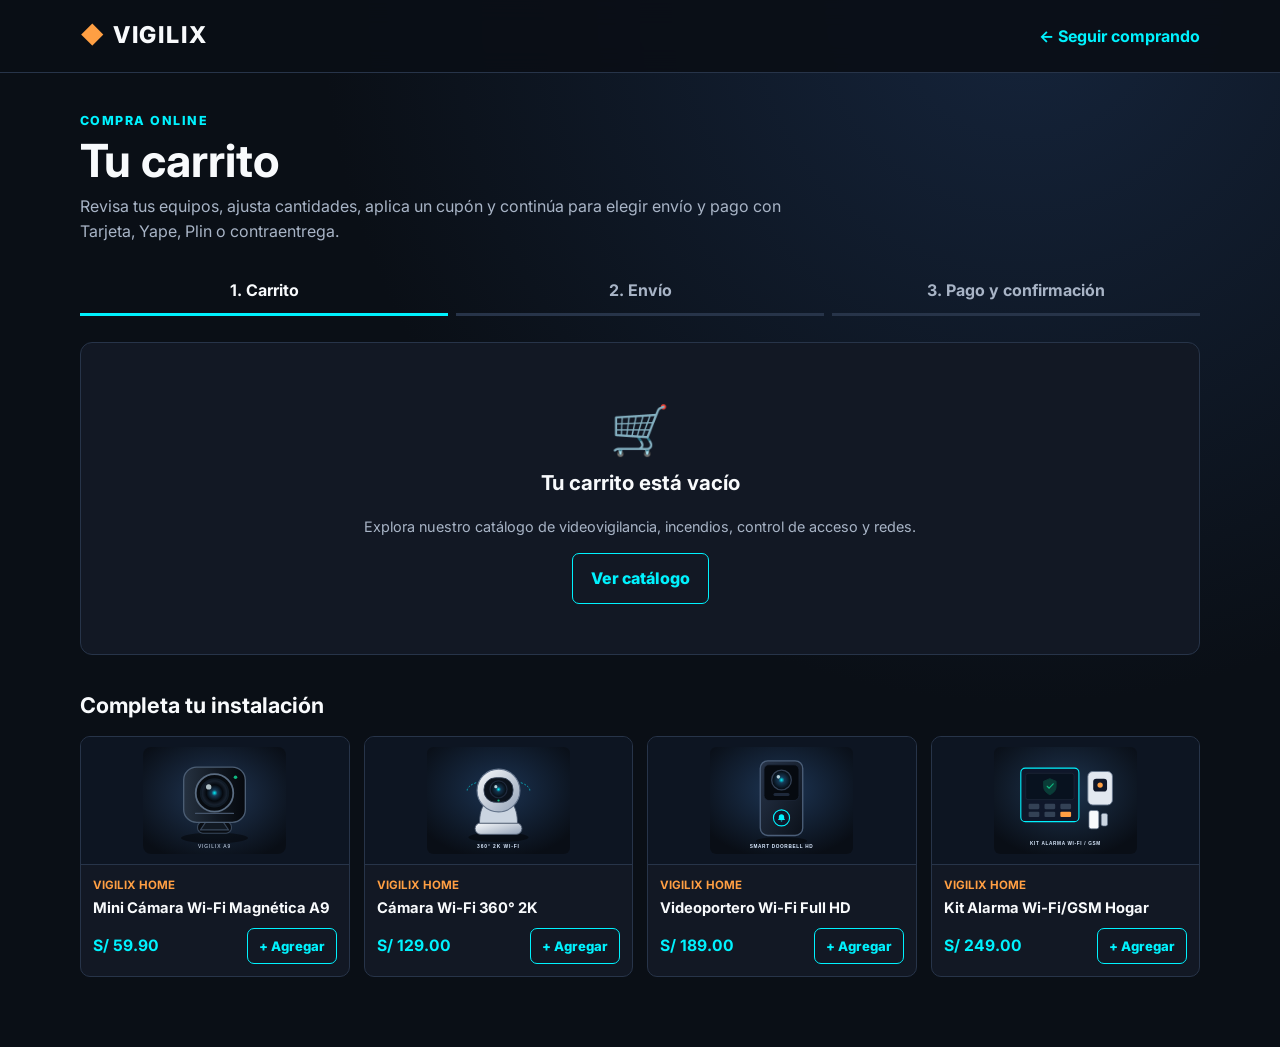
<file: carrito.html>
<!DOCTYPE html>
<html lang="es">

<head>
    <script>(function(w,d,s,l,i){w[l]=w[l]||[];w[l].push({'gtm.start':new Date().getTime(),event:'gtm.js'});var f=d.getElementsByTagName(s)[0],j=d.createElement(s),dl=l!='dataLayer'?'&l='+l:'';j.async=true;j.src='https://www.googletagmanager.com/gtm.js?id='+i+dl;f.parentNode.insertBefore(j,f);})(window,document,'script','dataLayer','GTM-WQHF4V39');</script>
    <meta charset="UTF-8">
    <meta name="viewport" content="width=device-width, initial-scale=1.0">
    <link rel="icon" type="image/svg+xml" href="assets/favicon.svg">
    <meta name="description" content="Revisa tu carrito de compra Vigilix, aplica cupones y continúa al envío y pago.">
    <title>Carrito | Vigilix</title>
    <link rel="preconnect" href="https://fonts.googleapis.com">
    <link rel="preconnect" href="https://fonts.gstatic.com" crossorigin>
    <link href="https://fonts.googleapis.com/css2?family=Inter:wght@400;600;700;800&display=swap" rel="stylesheet">
    <link rel="stylesheet" href="checkout/checkout.css?v=20261124-10">
</head>

<body>
    <noscript><iframe src="https://www.googletagmanager.com/ns.html?id=GTM-WQHF4V39" height="0" width="0" style="display:none;visibility:hidden"></iframe></noscript>
    <header class="site-header">
        <div class="header-inner">
            <a class="brand" href="index.html"><span>◆</span> VIGILIX</a>
            <a class="back-link" href="index.html#equipos">← Seguir comprando</a>
        </div>
    </header>

    <main class="checkout-shell">
        <div class="eyebrow">Compra online</div>
        <h1>Tu carrito</h1>
        <p class="lead">Revisa tus equipos, ajusta cantidades, aplica un cupón y continúa para elegir envío y pago con Tarjeta, Yape, Plin o contraentrega.</p>

        <ol class="steps" aria-label="Progreso de compra">
            <li class="active">1. Carrito</li>
            <li>2. Envío</li>
            <li>3. Pago y confirmación</li>
        </ol>

        <div id="cart-feedback" class="cart-feedback hidden" role="status"></div>

        <div id="cart-empty" class="panel empty hidden">
            <div class="icon">🛒</div>
            <h2>Tu carrito está vacío</h2>
            <p class="muted">Explora nuestro catálogo de videovigilancia, incendios, control de acceso y redes.</p>
            <a class="button button-secondary" href="index.html#equipos">Ver catálogo</a>
        </div>

        <div id="cart-layout" class="hidden">
            <div id="free-shipping-bar" class="free-shipping-bar"></div>

            <div class="layout">
                <section class="panel" aria-labelledby="cart-title">
                    <div class="panel-header-row">
                        <h2 id="cart-title">Productos</h2>
                        <span id="cart-items-count" class="count-pill">0 unidades</span>
                    </div>
                    <div id="cart-items"></div>
                    <div class="cart-actions-bar">
                        <button type="button" id="quote-cart-btn" class="button button-secondary button-sm">
                            Cotizar este carrito B2B
                        </button>
                        <button type="button" id="clear-cart-btn" class="button button-danger">
                            Vaciar carrito
                        </button>
                    </div>
                </section>

                <aside class="panel" aria-labelledby="summary-title">
                    <h2 id="summary-title">Resumen</h2>

                    <form id="coupon-form" class="coupon-box">
                        <label for="coupon-input">¿Tienes un cupón? (Ej. VIGILIX10)</label>
                        <div class="coupon-row">
                            <input id="coupon-input" type="text" placeholder="Ingresa tu código" autocomplete="off">
                            <button type="submit" class="button button-secondary">Aplicar</button>
                        </div>
                        <p id="coupon-message" class="coupon-msg"></p>
                        <div id="coupon-applied" class="coupon-applied hidden"></div>
                    </form>

                    <div class="summary-line"><span>Subtotal</span><strong id="subtotal"></strong></div>
                    <div id="discount-row" class="summary-line hidden">
                        <span>Descuento</span>
                        <strong id="discount-amount" style="color:var(--green)"></strong>
                    </div>
                    <div class="summary-line"><span>Envío estimado</span><span id="shipping-preview">Se calcula en el siguiente paso</span></div>
                    <div class="summary-line summary-total"><span>Total parcial</span><strong id="total"></strong></div>

                    <div class="accepted-methods" aria-label="Métodos de pago disponibles">
                        <span class="method-tag">VISA / MC</span>
                        <span class="method-tag yape">Yape</span>
                        <span class="method-tag plin">Plin</span>
                        <span class="method-tag">Contraentrega</span>
                    </div>

                    <a class="button button-primary" id="continue-button" href="checkout/envio.html">Continuar al envío →</a>
                </aside>
            </div>
        </div>

        <section id="cart-recommendations" class="recommendations-section hidden">
            <h2>Completa tu instalación</h2>
            <div id="recommended-grid" class="rec-grid"></div>
        </section>
    </main>

    <script src="js/productos.js?v=20261124-10"></script>
    <script src="js/commerce.js?v=20261124-10"></script>
    <script src="js/carrito.js?v=20261124-10"></script>
</body>

</html>
</file>
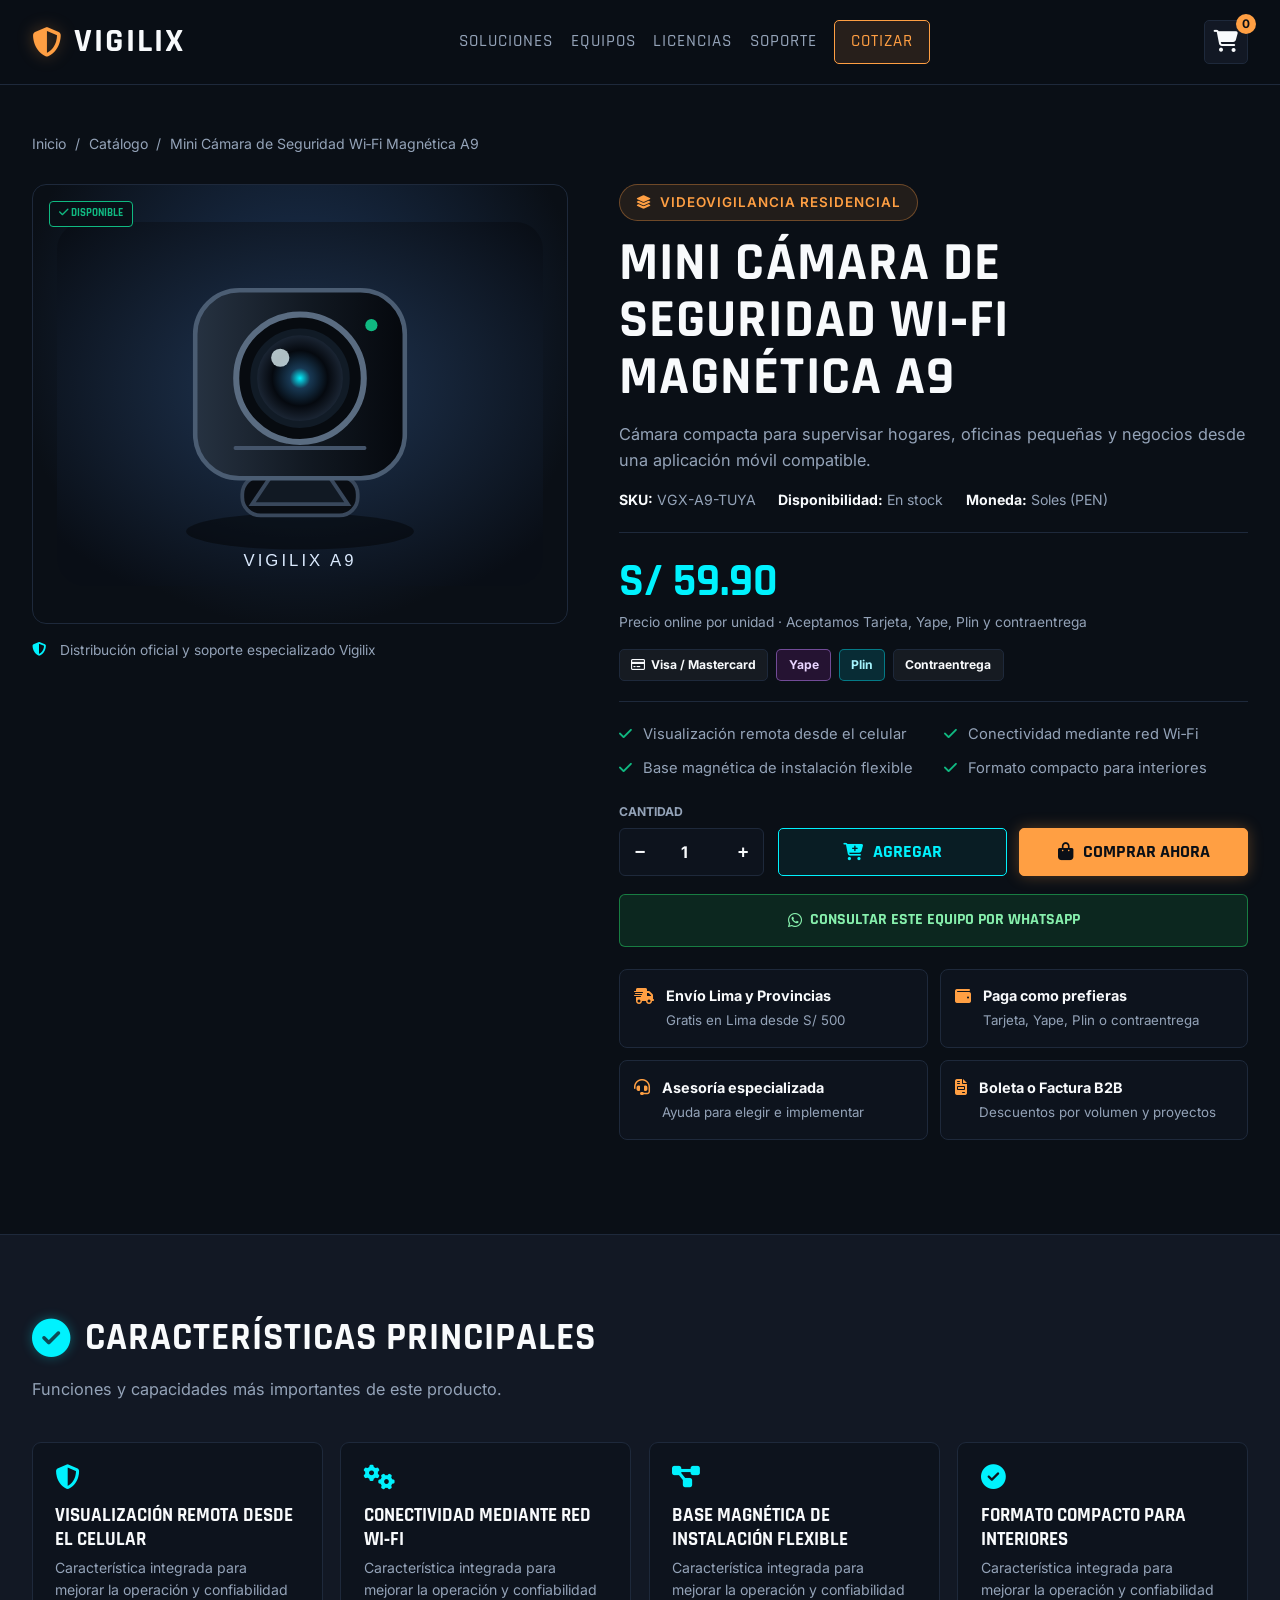
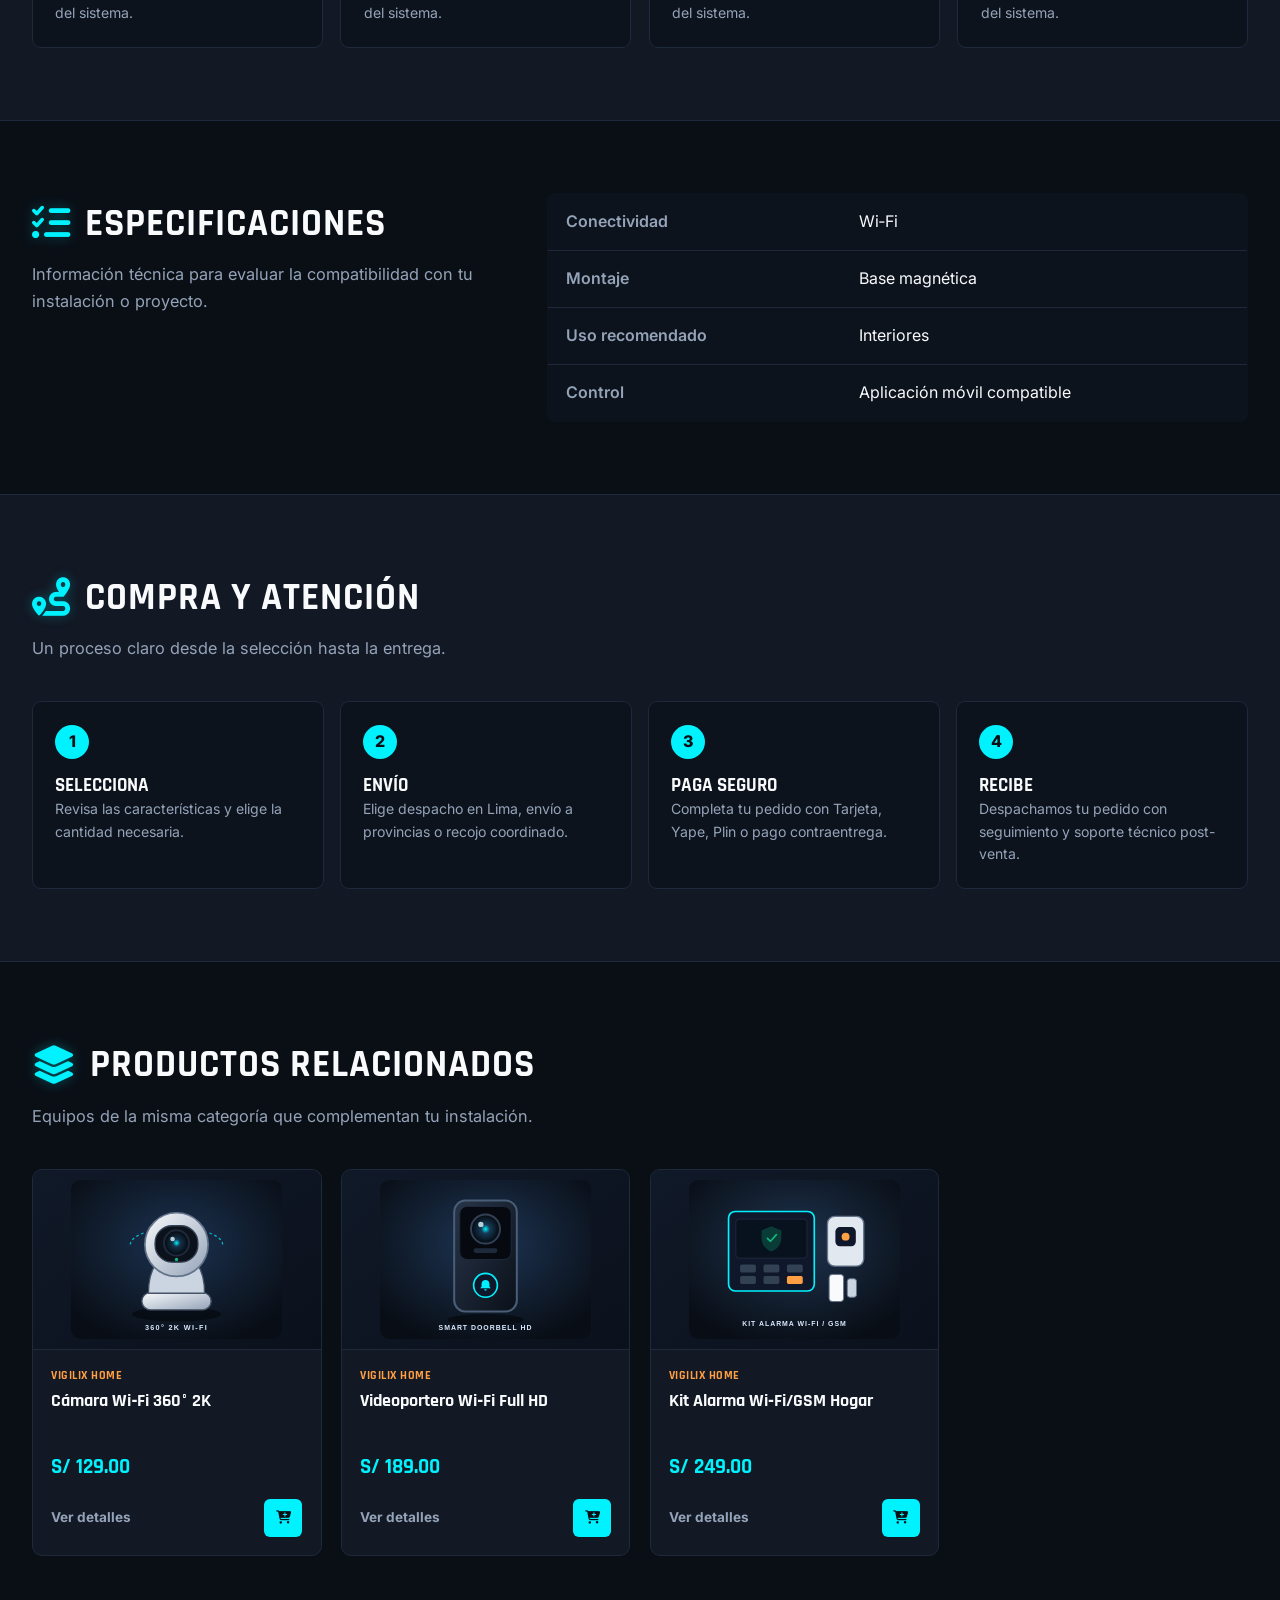
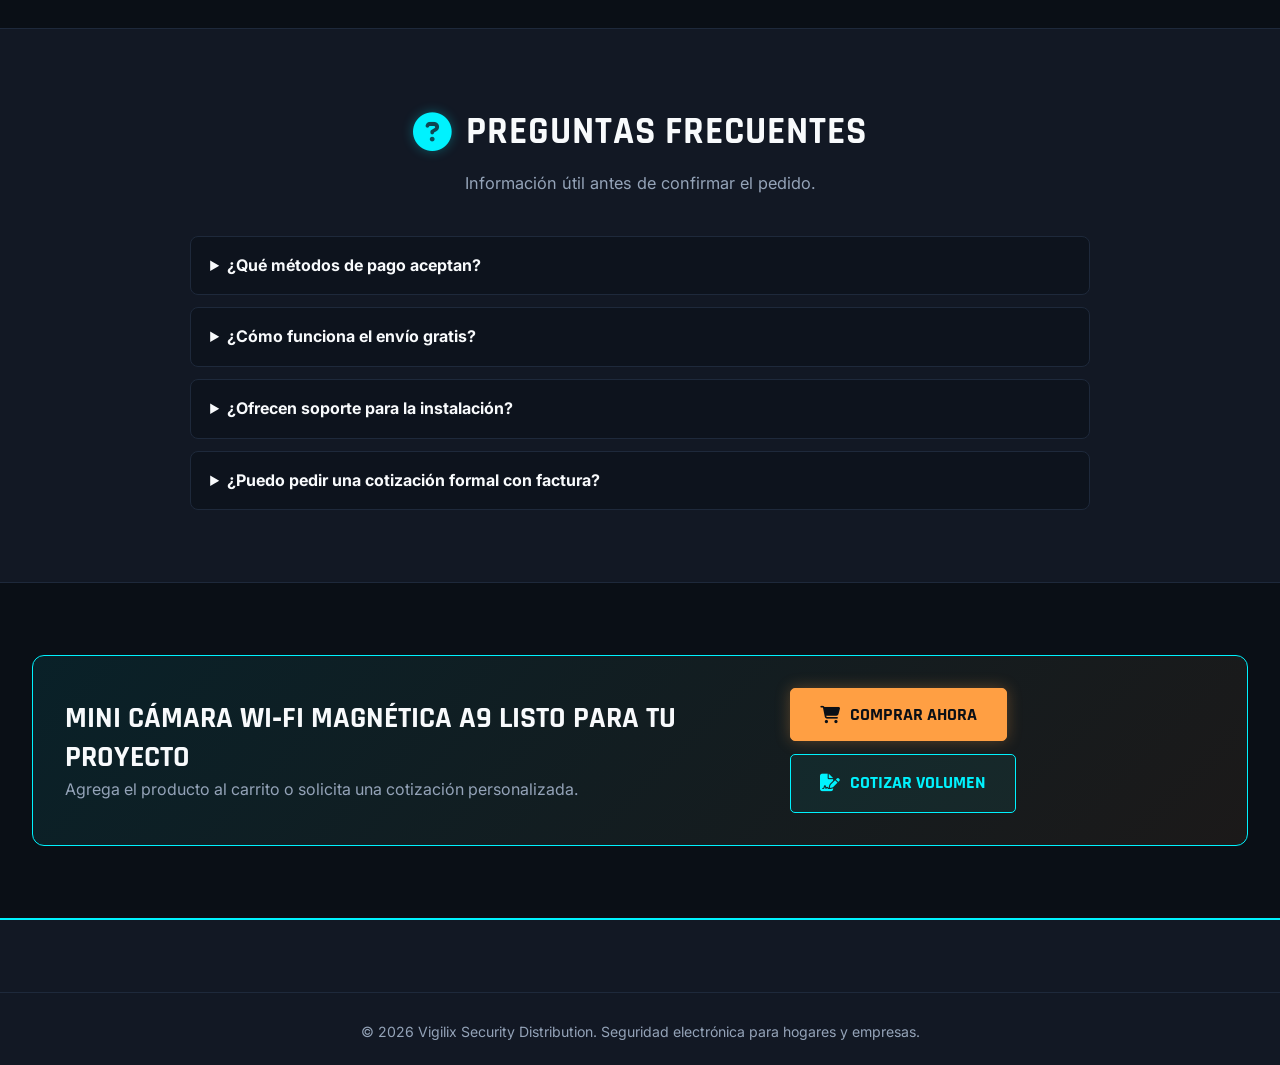
<file: producto-a9.html>
<!DOCTYPE html>
<html lang="es">

<head>
  <script>(function(w,d,s,l,i){w[l]=w[l]||[];w[l].push({'gtm.start':new Date().getTime(),event:'gtm.js'});var f=d.getElementsByTagName(s)[0],j=d.createElement(s),dl=l!='dataLayer'?'&l='+l:'';j.async=true;j.src='https://www.googletagmanager.com/gtm.js?id='+i+dl;f.parentNode.insertBefore(j,f);})(window,document,'script','dataLayer','GTM-WQHF4V39');</script>
  <meta charset="UTF-8">
  <meta name="viewport" content="width=device-width, initial-scale=1.0">
  <link rel="icon" type="image/svg+xml" href="assets/favicon.svg">
  <meta http-equiv="refresh" content="0; url=producto.html?sku=VGX-A9-TUYA">
  <link rel="canonical" href="producto.html?sku=VGX-A9-TUYA">
  <title>Mini Cámara A9 | Vigilix</title>
</head>

<body>
  <p>Abriendo la ficha del producto… <a href="producto.html?sku=VGX-A9-TUYA">continuar</a>.</p>
</body>

</html>
</file>
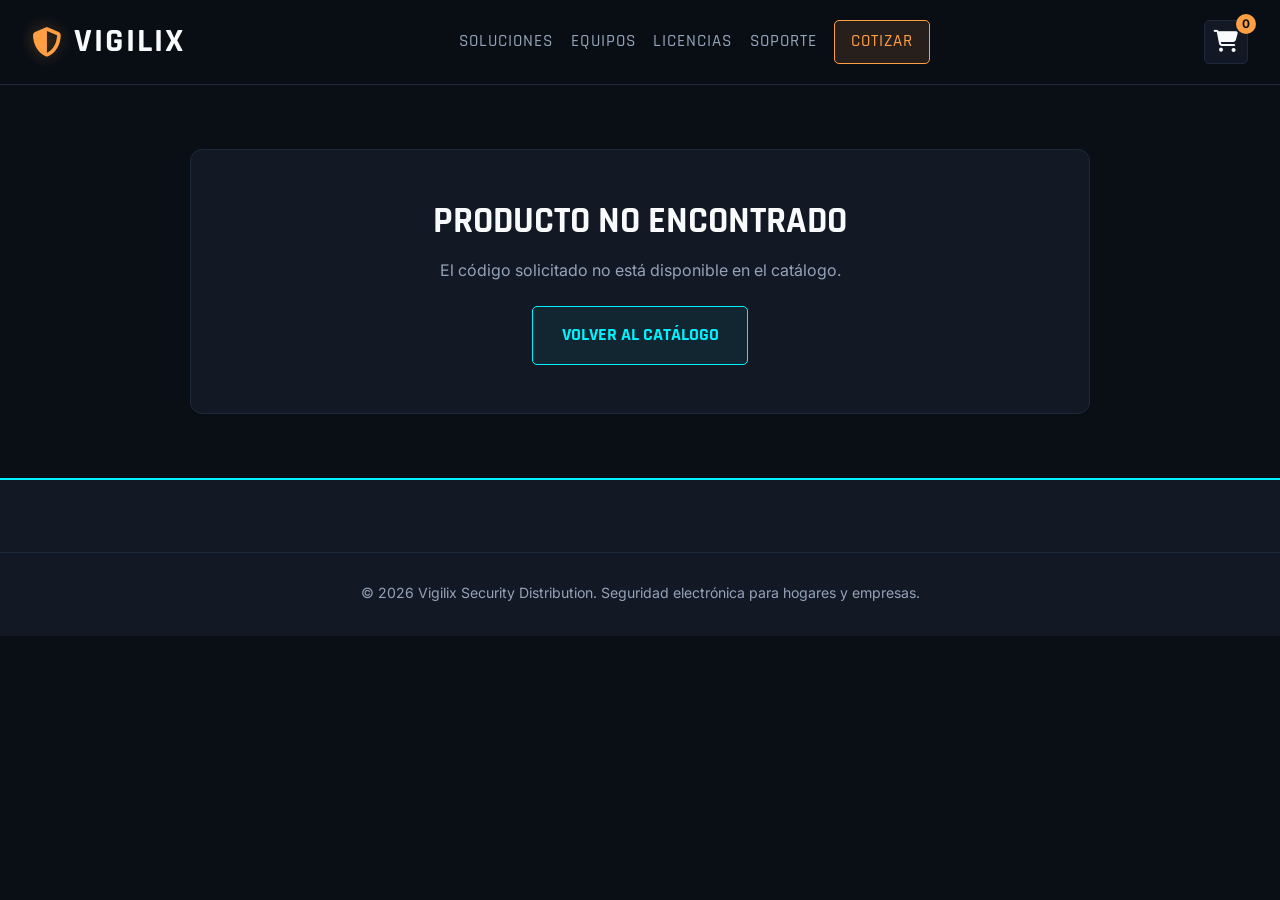
<file: producto.html>
<!DOCTYPE html>
<html lang="es">

<head>
    <script>(function(w,d,s,l,i){w[l]=w[l]||[];w[l].push({'gtm.start':new Date().getTime(),event:'gtm.js'});var f=d.getElementsByTagName(s)[0],j=d.createElement(s),dl=l!='dataLayer'?'&l='+l:'';j.async=true;j.src='https://www.googletagmanager.com/gtm.js?id='+i+dl;f.parentNode.insertBefore(j,f);})(window,document,'script','dataLayer','GTM-WQHF4V39');</script>
    <meta charset="UTF-8">
    <meta name="viewport" content="width=device-width, initial-scale=1.0">
    <link rel="icon" type="image/svg+xml" href="assets/favicon.svg">
    <meta name="description"
        content="Consulta características, especificaciones y precio de productos de seguridad electrónica Vigilix.">
    <meta property="og:type" content="product">
    <meta property="og:locale" content="es_PE">
    <meta property="og:title" content="Detalle de producto | Vigilix">
    <meta property="og:description"
        content="Equipos certificados de seguridad electrónica con envío a todo el Perú y pago con Tarjeta, Yape, Plin o contraentrega.">
    <title>Detalle de producto | Vigilix</title>
    <link rel="preconnect" href="https://fonts.googleapis.com">
    <link rel="preconnect" href="https://fonts.gstatic.com" crossorigin>
    <link
        href="https://fonts.googleapis.com/css2?family=Inter:wght@300;400;500;600;700&family=Rajdhani:wght@500;600;700&display=swap"
        rel="stylesheet">
    <link rel="stylesheet" href="https://cdnjs.cloudflare.com/ajax/libs/font-awesome/6.4.0/css/all.min.css">
    <link rel="stylesheet" href="css/base.css?v=20261124-10">
    <link rel="stylesheet" href="css/producto.css?v=20261124-10">
</head>

<body>
    <noscript><iframe src="https://www.googletagmanager.com/ns.html?id=GTM-WQHF4V39" height="0" width="0" style="display:none;visibility:hidden"></iframe></noscript>
    <header>
        <div class="container header-content">
            <a href="index.html" class="logo"><i class="fa-solid fa-shield-halved"></i> VIGILIX</a>

            <button type="button" class="mobile-menu-toggle" aria-label="Abrir menú" aria-expanded="false">
                <i class="fa-solid fa-bars"></i>
            </button>

            <nav class="nav-menu">
                <a href="index.html#soluciones">Soluciones</a>
                <a href="index.html#equipos">Equipos</a>
                <a href="index.html#licencias">Licencias</a>
                <a href="index.html#soporte">Soporte</a>
                <a href="index.html#cotizar" class="nav-cta">Cotizar</a>
            </nav>

            <div class="header-tools">
                <a href="carrito.html" class="cart-wrapper" title="Ir al carrito">
                    <i class="fa-solid fa-cart-shopping"></i>
                    <div class="cart-counter" id="cart-counter">0</div>
                </a>
            </div>
        </div>
    </header>

    <main id="product-content" class="hidden">
        <section class="product-page">
            <div class="container">
                <nav class="breadcrumbs" aria-label="Ruta de navegación">
                    <a href="index.html">Inicio</a><span>/</span>
                    <a href="index.html#equipos">Catálogo</a><span>/</span>
                    <span id="breadcrumb-name"></span>
                </nav>

                <div class="product-layout">
                    <div class="product-gallery">
                        <div class="product-main-image">
                            <span class="stock-badge"><i class="fa-solid fa-check"></i> Disponible</span>
                            <img id="product-image" alt="">
                        </div>
                        <div class="gallery-caption">
                            <i class="fa-solid fa-shield-halved"></i>
                            <span>Distribución oficial y soporte especializado Vigilix</span>
                        </div>
                    </div>

                    <div class="product-info">
                        <span class="badge-tech"><i class="fa-solid fa-layer-group"></i> <span id="product-category"></span></span>
                        <h1 id="product-name"></h1>
                        <p class="product-intro" id="product-description"></p>
                        <div class="product-meta">
                            <span><strong>SKU:</strong> <span id="product-sku"></span></span>
                            <span><strong>Disponibilidad:</strong> En stock</span>
                            <span><strong>Moneda:</strong> Soles (PEN)</span>
                        </div>

                        <div class="product-price-box">
                            <div class="product-price" id="product-price"></div>
                            <div class="product-price-note">Precio online por unidad · Aceptamos Tarjeta, Yape, Plin y contraentrega</div>
                            <div class="payment-badges">
                                <span class="pay-pill"><i class="fa-regular fa-credit-card"></i> Visa / Mastercard</span>
                                <span class="pay-pill yape">Yape</span>
                                <span class="pay-pill plin">Plin</span>
                                <span class="pay-pill">Contraentrega</span>
                            </div>
                        </div>

                        <ul class="a9-features" id="product-features"></ul>

                        <div class="purchase-row">
                            <div class="quantity-control">
                                <label for="quantity">Cantidad</label>
                                <div class="qty-input-group">
                                    <button type="button" onclick="stepQuantity(-1)" aria-label="Disminuir cantidad">−</button>
                                    <input id="quantity" type="number" min="1" max="20" value="1">
                                    <button type="button" onclick="stepQuantity(1)" aria-label="Aumentar cantidad">+</button>
                                </div>
                            </div>
                            <div class="buy-actions">
                                <button type="button" class="btn-outline" onclick="addSelected()">
                                    <i class="fa-solid fa-cart-plus"></i> Agregar
                                </button>
                                <button type="button" class="btn-primary" onclick="buyNow()">
                                    <i class="fa-solid fa-bag-shopping"></i> Comprar ahora
                                </button>
                            </div>
                        </div>

                        <a id="product-whatsapp-btn" class="btn-whatsapp-inline" href="#" target="_blank" rel="noopener">
                            <i class="fa-brands fa-whatsapp"></i> Consultar este equipo por WhatsApp
                        </a>

                        <div class="commercial-benefits">
                            <div class="commercial-benefit">
                                <i class="fa-solid fa-truck-fast"></i>
                                <div><strong>Envío Lima y Provincias</strong><small>Gratis en Lima desde S/ 500</small></div>
                            </div>
                            <div class="commercial-benefit">
                                <i class="fa-solid fa-wallet"></i>
                                <div><strong>Paga como prefieras</strong><small>Tarjeta, Yape, Plin o contraentrega</small></div>
                            </div>
                            <div class="commercial-benefit">
                                <i class="fa-solid fa-headset"></i>
                                <div><strong>Asesoría especializada</strong><small>Ayuda para elegir e implementar</small></div>
                            </div>
                            <div class="commercial-benefit">
                                <i class="fa-solid fa-file-invoice"></i>
                                <div><strong>Boleta o Factura B2B</strong><small>Descuentos por volumen y proyectos</small></div>
                            </div>
                        </div>
                    </div>
                </div>
            </div>
        </section>

        <section class="product-section alt">
            <div class="container">
                <div class="section-header">
                    <h2><i class="fa-solid fa-circle-check"></i> Características principales</h2>
                    <p>Funciones y capacidades más importantes de este producto.</p>
                </div>
                <div class="detail-grid" id="feature-cards"></div>
            </div>
        </section>

        <section class="product-section">
            <div class="container">
                <div class="spec-layout">
                    <div class="section-header">
                        <h2><i class="fa-solid fa-list-check"></i> Especificaciones</h2>
                        <p>Información técnica para evaluar la compatibilidad con tu instalación o proyecto.</p>
                    </div>
                    <table class="spec-table">
                        <tbody id="spec-table"></tbody>
                    </table>
                </div>
            </div>
        </section>

        <section class="product-section alt">
            <div class="container">
                <div class="section-header">
                    <h2><i class="fa-solid fa-route"></i> Compra y atención</h2>
                    <p>Un proceso claro desde la selección hasta la entrega.</p>
                </div>
                <div class="steps-grid">
                    <article class="setup-step">
                        <h3>Selecciona</h3>
                        <p>Revisa las características y elige la cantidad necesaria.</p>
                    </article>
                    <article class="setup-step">
                        <h3>Envío</h3>
                        <p>Elige despacho en Lima, envío a provincias o recojo coordinado.</p>
                    </article>
                    <article class="setup-step">
                        <h3>Paga seguro</h3>
                        <p>Completa tu pedido con Tarjeta, Yape, Plin o pago contraentrega.</p>
                    </article>
                    <article class="setup-step">
                        <h3>Recibe</h3>
                        <p>Despachamos tu pedido con seguimiento y soporte técnico post-venta.</p>
                    </article>
                </div>
            </div>
        </section>

        <section class="product-section">
            <div class="container">
                <div class="section-header">
                    <h2><i class="fa-solid fa-layer-group"></i> Productos relacionados</h2>
                    <p>Equipos de la misma categoría que complementan tu instalación.</p>
                </div>
                <div class="featured-grid" id="related-products"></div>
            </div>
        </section>

        <section class="product-section alt">
            <div class="container">
                <div class="section-header" style="text-align:center;align-items:center">
                    <h2><i class="fa-solid fa-circle-question"></i> Preguntas frecuentes</h2>
                    <p>Información útil antes de confirmar el pedido.</p>
                </div>
                <div class="faq-list">
                    <details>
                        <summary>¿Qué métodos de pago aceptan?</summary>
                        <p>Aceptamos Tarjetas de Crédito y Débito (Visa, Mastercard, Amex, Diners), Yape, Plin y Pago
                            contraentrega.</p>
                    </details>
                    <details>
                        <summary>¿Cómo funciona el envío gratis?</summary>
                        <p>Las compras desde S/ 500.00 tienen envío gratis en Lima Metropolitana. También despachamos a
                            provincias vía Shalom u Olva Courier.</p>
                    </details>
                    <details>
                        <summary>¿Ofrecen soporte para la instalación?</summary>
                        <p>Vigilix ofrece orientación comercial y soporte de ingeniería según el tipo de equipo y proyecto.</p>
                    </details>
                    <details>
                        <summary>¿Puedo pedir una cotización formal con factura?</summary>
                        <p>Sí. Emitimos boleta y factura electrónica, y contamos con formulario de cotización para
                            proyectos y volumen.</p>
                    </details>
                </div>
            </div>
        </section>

        <section class="product-section">
            <div class="container">
                <div class="product-cta">
                    <div>
                        <h2 id="cta-name"></h2>
                        <p>Agrega el producto al carrito o solicita una cotización personalizada.</p>
                    </div>
                    <div class="a9-actions">
                        <button type="button" class="btn-primary" onclick="buyNow()">
                            <i class="fa-solid fa-cart-shopping"></i> Comprar ahora
                        </button>
                        <a class="btn-outline" href="index.html#cotizar">
                            <i class="fa-solid fa-file-signature"></i> Cotizar volumen
                        </a>
                    </div>
                </div>
            </div>
        </section>
    </main>

    <main id="product-missing" class="hidden">
        <section>
            <h1>Producto no encontrado</h1>
            <p>El código solicitado no está disponible en el catálogo.</p>
            <a class="btn-outline" href="index.html#equipos">Volver al catálogo</a>
        </section>
    </main>

    <footer>
        <div class="container footer-bottom">
            &copy; 2026 Vigilix Security Distribution. Seguridad electrónica para hogares y empresas.
        </div>
    </footer>

    <div id="toast-container"></div>

    <script src="js/productos.js?v=20261124-10"></script>
    <script src="js/commerce.js?v=20261124-10"></script>
    <script src="js/ui.js?v=20261124-10"></script>
    <script src="js/producto.js?v=20261124-10"></script>
</body>

</html>
</file>
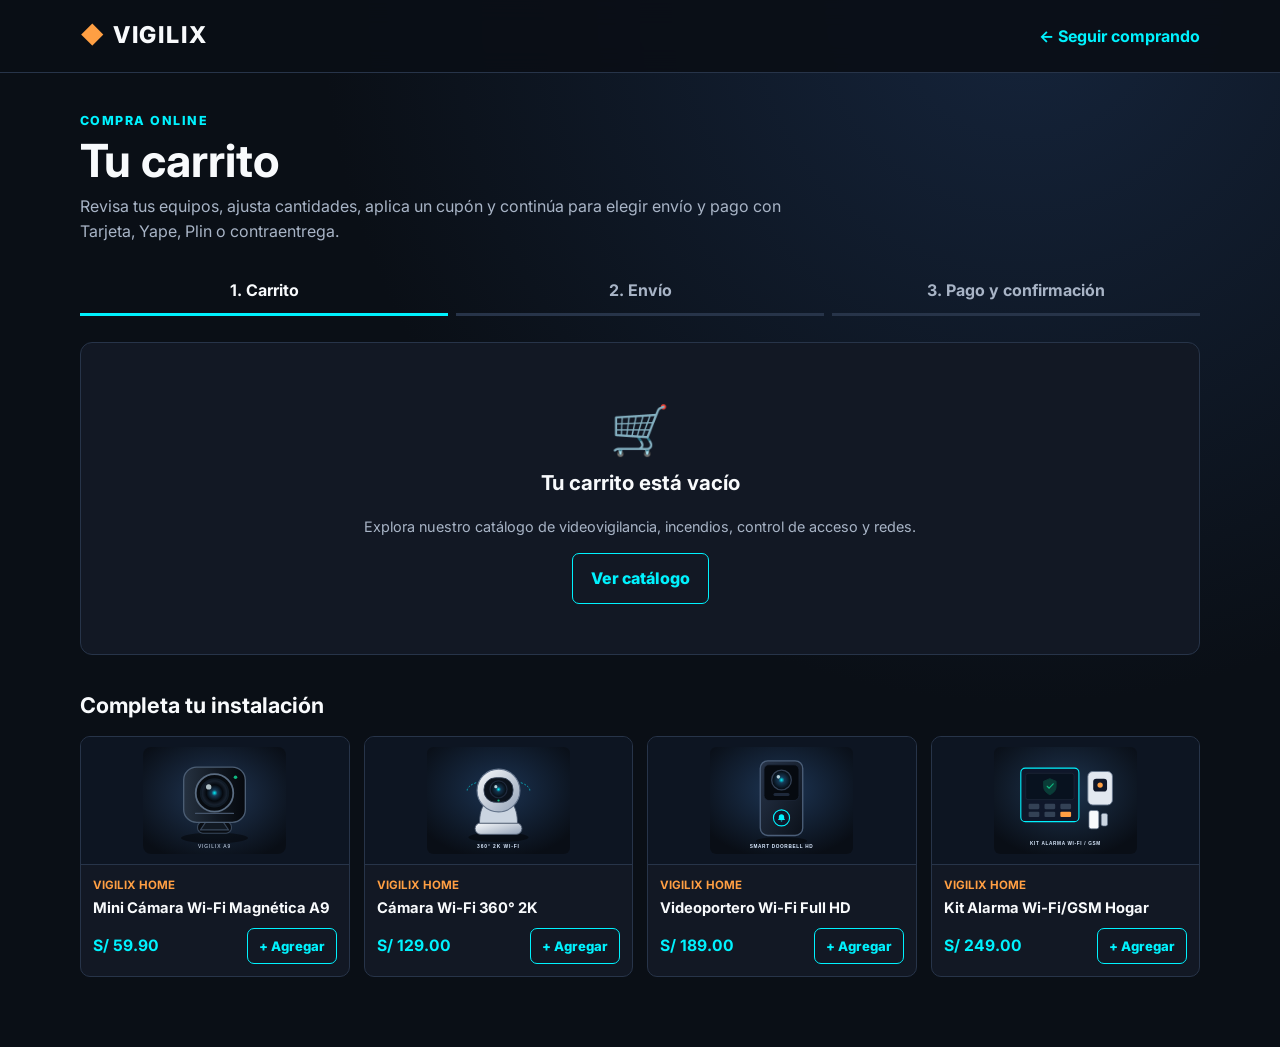
<file: checkout/envio.html>
<!DOCTYPE html>
<html lang="es">

<head>
    <script>(function(w,d,s,l,i){w[l]=w[l]||[];w[l].push({'gtm.start':new Date().getTime(),event:'gtm.js'});var f=d.getElementsByTagName(s)[0],j=d.createElement(s),dl=l!='dataLayer'?'&l='+l:'';j.async=true;j.src='https://www.googletagmanager.com/gtm.js?id='+i+dl;f.parentNode.insertBefore(j,f);})(window,document,'script','dataLayer','GTM-WQHF4V39');</script>
    <meta charset="UTF-8">
    <meta name="viewport" content="width=device-width, initial-scale=1.0">
    <link rel="icon" type="image/svg+xml" href="../assets/favicon.svg">
    <title>Datos de envío | Vigilix</title>
    <link rel="preconnect" href="https://fonts.googleapis.com">
    <link rel="preconnect" href="https://fonts.gstatic.com" crossorigin>
    <link href="https://fonts.googleapis.com/css2?family=Inter:wght@400;600;700;800&display=swap" rel="stylesheet">
    <link rel="stylesheet" href="checkout.css?v=20261124-10">
</head>

<body data-checkout-page="envio">
    <noscript><iframe src="https://www.googletagmanager.com/ns.html?id=GTM-WQHF4V39" height="0" width="0" style="display:none;visibility:hidden"></iframe></noscript>
    <header class="site-header">
        <div class="header-inner">
            <a class="brand" href="../index.html"><span>◆</span> VIGILIX</a>
            <a class="back-link" href="../carrito.html">← Volver al carrito</a>
        </div>
    </header>

    <main class="checkout-shell">
        <div class="eyebrow">Compra online</div>
        <h1>Datos de entrega</h1>
        <p class="lead">Completa tus datos de contacto y elige cómo recibir tu pedido antes de seleccionar tu método de pago.</p>

        <ol class="steps">
            <li class="done">1. Carrito</li>
            <li class="active">2. Envío</li>
            <li>3. Pago y confirmación</li>
        </ol>

        <div class="notice"><strong>Entrega coordinada:</strong> envío gratis en Lima Metropolitana desde S/ 500.00. En el siguiente paso podrás pagar con Tarjeta, Yape, Plin o contraentrega.</div>

        <div class="layout">
            <form id="shipping-form" class="panel" novalidate>
                <h2>Contacto y entrega</h2>
                <div class="field-grid">
                    <div class="field">
                        <label for="name">Nombre y apellido</label>
                        <input id="name" name="name" autocomplete="name" required minlength="3">
                    </div>
                    <div class="field">
                        <label for="phone">Celular</label>
                        <input id="phone" name="phone" type="tel" inputmode="numeric" autocomplete="tel" required pattern="[0-9 +()-]{7,15}">
                    </div>
                </div>

                <div class="field">
                    <label for="email">Correo</label>
                    <input id="email" name="email" type="email" autocomplete="email" required>
                </div>

                <fieldset class="field" style="border:0;padding:0;margin-inline:0">
                    <legend style="font-weight:800;margin-bottom:10px">Método de entrega</legend>

                    <label class="radio-card">
                        <input type="radio" name="deliveryMethod" value="delivery-lima" checked>
                        <strong id="lima-price-label">Envío en Lima Metropolitana — S/ 10.00</strong>
                        <small>Entrega rápida en 24h hábiles (Gratis en pedidos desde S/ 500.00).</small>
                    </label>

                    <label class="radio-card">
                        <input type="radio" name="deliveryMethod" value="delivery-provincia">
                        <strong>Envío a Provincias (Shalom / Olva) — S/ 25.00</strong>
                        <small>Embalaje reforzado y envío de número de seguimiento.</small>
                    </label>

                    <label class="radio-card">
                        <input type="radio" name="deliveryMethod" value="pickup">
                        <strong>Recojo coordinado — Gratis</strong>
                        <small>Te contactaremos para acordar la ubicación y horario en Lima.</small>
                    </label>
                </fieldset>

                <div id="address-fields">
                    <div class="field">
                        <label for="address">Dirección</label>
                        <input id="address" name="address" autocomplete="street-address" required>
                    </div>
                    <div class="field-grid">
                        <div class="field">
                            <label for="district">Distrito / Ciudad</label>
                            <input id="district" name="district" required>
                        </div>
                        <div class="field">
                            <label for="reference">Referencia</label>
                            <input id="reference" name="reference" placeholder="Opcional">
                        </div>
                    </div>
                </div>

                <label style="font-weight:400;margin:8px 0 18px">
                    <input style="width:auto" type="checkbox" required>
                    Confirmo que los datos de contacto y entrega son correctos.
                </label>

                <button class="button button-primary" type="submit">Continuar al pago →</button>
                <p id="form-error" class="error" role="alert"></p>
            </form>

            <aside class="panel">
                <h2>Resumen</h2>
                <div id="summary-items"></div>
                <div class="summary-line"><span>Subtotal</span><strong id="subtotal"></strong></div>
                <div id="summary-discount-row" class="summary-line hidden">
                    <span>Descuento</span>
                    <strong id="summary-discount" style="color:var(--green)"></strong>
                </div>
                <div class="summary-line"><span>Envío</span><strong id="shipping-cost"></strong></div>
                <div class="summary-line summary-total"><span>Total</span><strong id="total"></strong></div>
            </aside>
        </div>
    </main>

    <script src="../js/productos.js?v=20261124-10"></script>
    <script src="../js/commerce.js?v=20261124-10"></script>
    <script src="../js/checkout.js?v=20261124-10"></script>
</body>

</html>
</file>
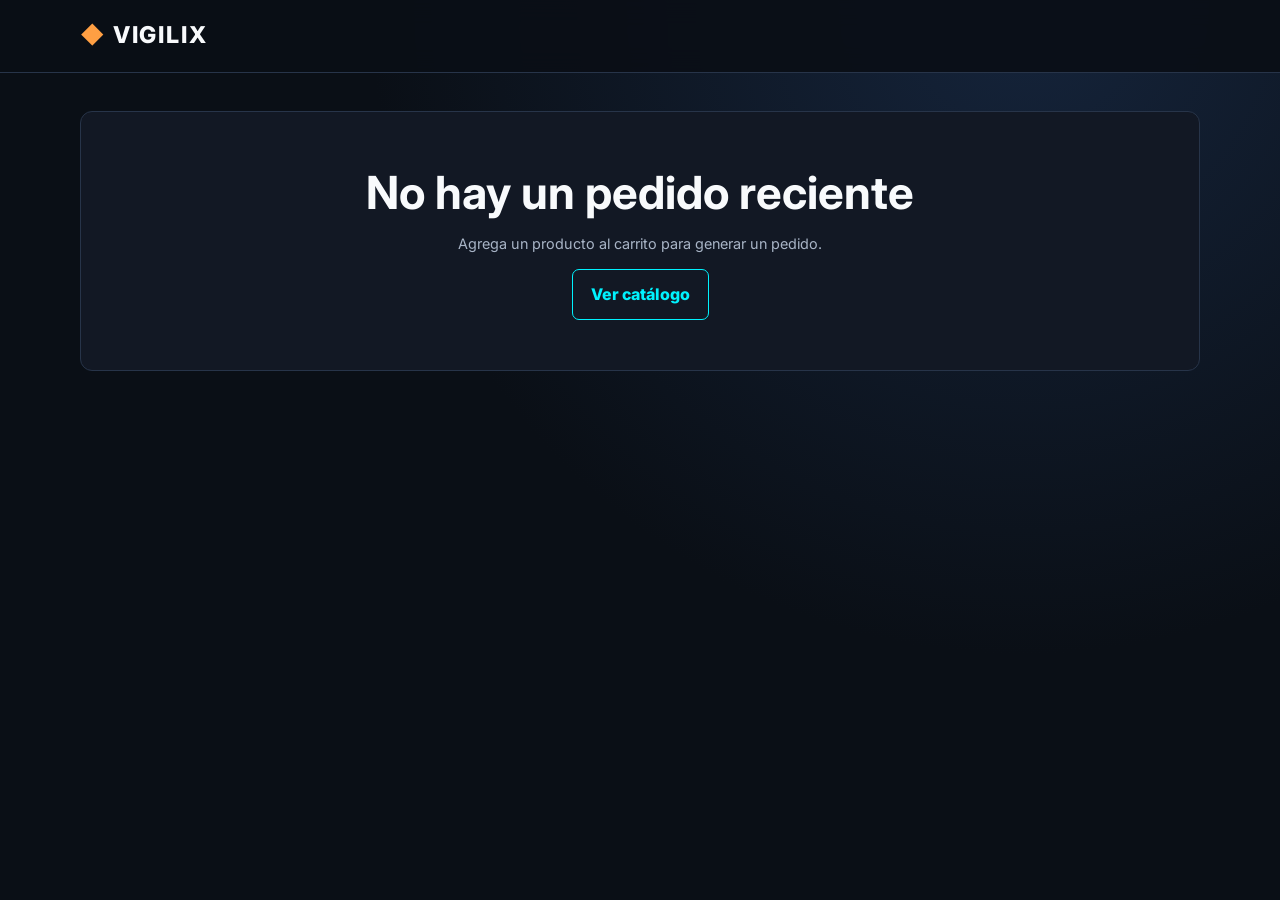
<file: checkout/gracias.html>
<!DOCTYPE html>
<html lang="es">

<head>
    <script>(function(w,d,s,l,i){w[l]=w[l]||[];w[l].push({'gtm.start':new Date().getTime(),event:'gtm.js'});var f=d.getElementsByTagName(s)[0],j=d.createElement(s),dl=l!='dataLayer'?'&l='+l:'';j.async=true;j.src='https://www.googletagmanager.com/gtm.js?id='+i+dl;f.parentNode.insertBefore(j,f);})(window,document,'script','dataLayer','GTM-WQHF4V39');</script>
    <meta charset="UTF-8">
    <meta name="viewport" content="width=device-width, initial-scale=1.0">
    <link rel="icon" type="image/svg+xml" href="../assets/favicon.svg">
    <meta name="robots" content="noindex">
    <title>Pedido generado | Vigilix</title>
    <link rel="preconnect" href="https://fonts.googleapis.com">
    <link rel="preconnect" href="https://fonts.gstatic.com" crossorigin>
    <link href="https://fonts.googleapis.com/css2?family=Inter:wght@400;600;700;800&display=swap" rel="stylesheet">
    <link rel="stylesheet" href="checkout.css?v=20261124-11">
</head>

<body data-checkout-page="gracias">
    <noscript><iframe src="https://www.googletagmanager.com/ns.html?id=GTM-WQHF4V39" height="0" width="0" style="display:none;visibility:hidden"></iframe></noscript>

    <header class="site-header no-print">
        <div class="header-inner"><a class="brand" href="../index.html"><span>◆</span> VIGILIX</a></div>
    </header>

    <main class="checkout-shell">
        <section id="success" class="panel success hidden">
            <div class="no-print">
                <div class="success-icon">✅</div>
                <div class="eyebrow">Pedido registrado</div>
                <h1>¡Gracias por elegir Vigilix!</h1>
                <p class="muted" style="max-width:580px;margin:0 auto 14px">Hemos generado tu orden y tu constancia comercial. Puedes descargar tu comprobante o enviarlo directo por WhatsApp.</p>
            </div>

            <div class="receipt-sheet" id="receipt-printable">
                <div class="receipt-top">
                    <div class="receipt-brand">
                        <strong>◆ VIGILIX SECURITY DISTRIBUTION S.A.C.</strong>
                        <span>RUC: 20601234567 · Lima, Perú</span>
                        <span>proyectos@vigilix-security.com · +51 (01) 640-9800</span>
                    </div>
                    <div class="receipt-doc-box">
                        <span id="order-doc-title" class="receipt-doc-type">CONSTANCIA DE PEDIDO · BOLETA</span>
                        <p class="order-id" id="order-id"></p>
                        <small id="order-date"></small>
                    </div>
                </div>

                <div class="receipt-meta-grid">
                    <div>
                        <small>CLIENTE / ENTREGA</small>
                        <strong id="order-shipping-info"></strong>
                    </div>
                    <div>
                        <small>COMPROBANTE SOLICITADO</small>
                        <strong id="order-invoice-info">Boleta de Venta</strong>
                    </div>
                    <div>
                        <small>MÉTODO DE PAGO</small>
                        <strong id="order-payment-method"></strong>
                        <span id="order-payment-detail" class="receipt-sub-detail"></span>
                    </div>
                    <div>
                        <small>ESTADO</small>
                        <strong id="order-status"></strong>
                    </div>
                </div>

                <div class="receipt-table-wrap">
                    <table class="receipt-table">
                        <thead>
                            <tr>
                                <th>SKU</th>
                                <th>Descripción</th>
                                <th class="num">Cant.</th>
                                <th class="num">P. Unit.</th>
                                <th class="num">Importe</th>
                            </tr>
                        </thead>
                        <tbody id="order-items-list"></tbody>
                    </table>
                </div>

                <div class="receipt-totals">
                    <div class="summary-line"><span>Op. Gravada (Base)</span><strong id="order-base"></strong></div>
                    <div class="summary-line"><span>IGV (18% incluido)</span><strong id="order-igv"></strong></div>
                    <div id="order-discount-line" class="summary-line hidden"><span>Descuento</span><strong id="order-discount" style="color:var(--green)"></strong></div>
                    <div class="summary-line"><span>Envío</span><strong id="order-shipping-cost"></strong></div>
                    <div class="summary-line summary-total"><span>Total del pedido</span><strong id="order-total"></strong></div>
                </div>

                <p class="receipt-footnote">Constancia comercial de pedido online. El comprobante electrónico oficial SUNAT (Boleta o Factura) se emite y envía a tu correo al validar el pago y despacho.</p>
            </div>

            <p id="order-next-step" class="notice no-print"><strong>Siguiente paso:</strong> nuestro equipo validará la disponibilidad y coordinará contigo la fecha de entrega o recojo.</p>

            <div class="no-print" style="display:flex;gap:10px;justify-content:center;flex-wrap:wrap">
                <button type="button" id="download-receipt-btn" class="button button-primary" style="max-width:250px">Descargar comprobante</button>
                <button type="button" id="print-receipt-btn" class="button button-secondary">Imprimir / Guardar PDF</button>
                <a id="order-whatsapp-btn" class="button button-whatsapp" href="#" target="_blank" rel="noopener">Enviar por WhatsApp</a>
                <a class="button button-secondary" href="../index.html">Volver a Vigilix</a>
            </div>
        </section>

        <section id="missing" class="panel empty hidden">
            <h1>No hay un pedido reciente</h1>
            <p class="muted">Agrega un producto al carrito para generar un pedido.</p>
            <a class="button button-secondary" href="../index.html#equipos">Ver catálogo</a>
        </section>
    </main>

    <script src="../js/productos.js?v=20261124-11"></script>
    <script src="../js/commerce.js?v=20261124-11"></script>
    <script src="../js/checkout.js?v=20261124-11"></script>
</body>

</html>
</file>
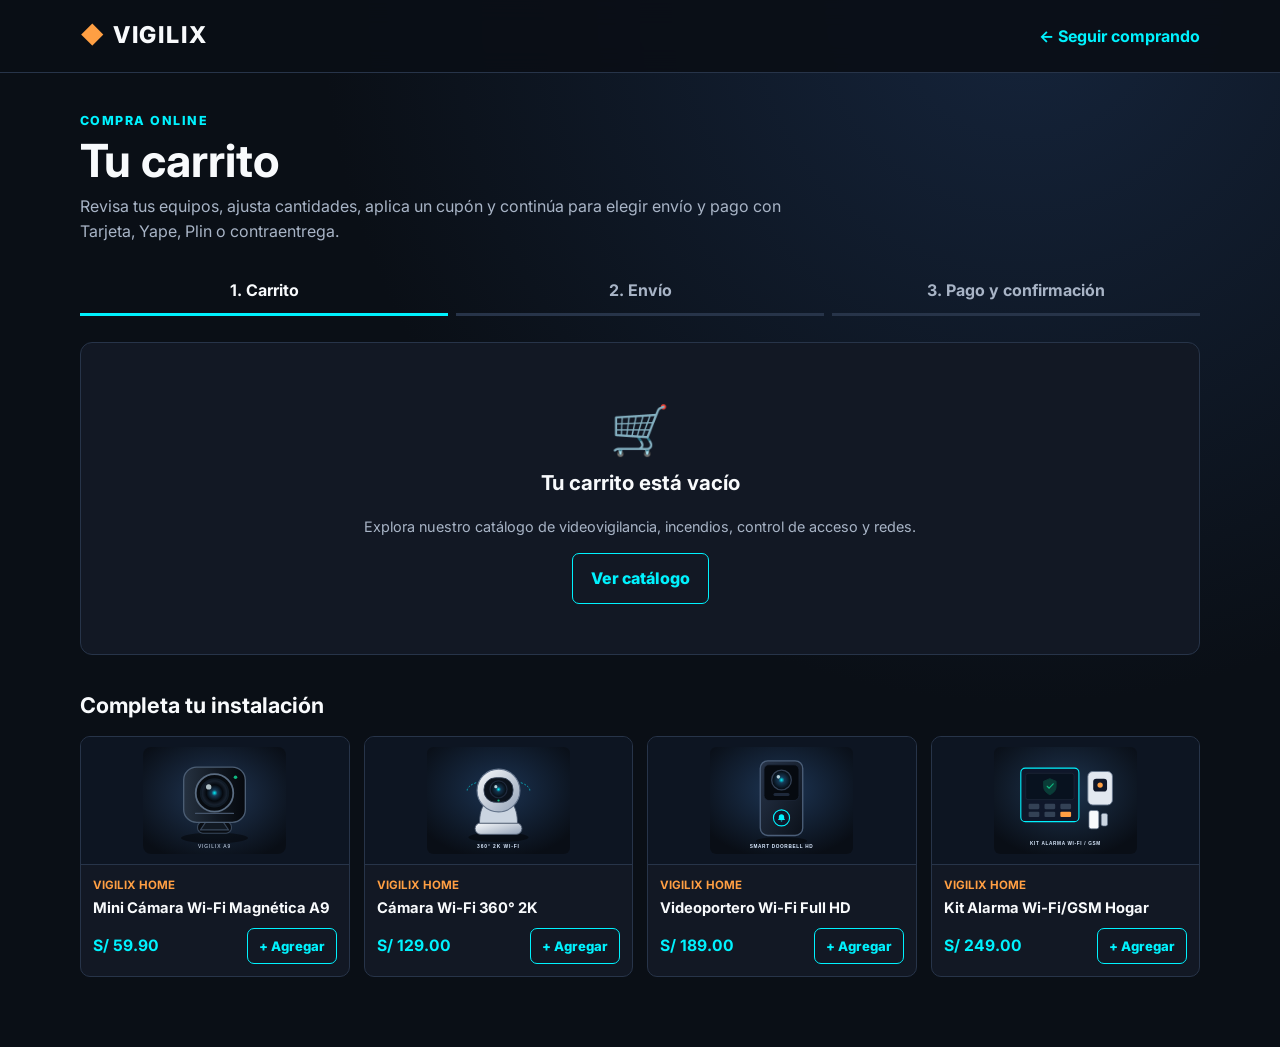
<file: checkout/pago.html>
<!DOCTYPE html>
<html lang="es">

<head>
    <script>(function(w,d,s,l,i){w[l]=w[l]||[];w[l].push({'gtm.start':new Date().getTime(),event:'gtm.js'});var f=d.getElementsByTagName(s)[0],j=d.createElement(s),dl=l!='dataLayer'?'&l='+l:'';j.async=true;j.src='https://www.googletagmanager.com/gtm.js?id='+i+dl;f.parentNode.insertBefore(j,f);})(window,document,'script','dataLayer','GTM-WQHF4V39');</script>
    <meta charset="UTF-8">
    <meta name="viewport" content="width=device-width, initial-scale=1.0">
    <link rel="icon" type="image/svg+xml" href="../assets/favicon.svg">
    <title>Pago y confirmación | Vigilix</title>
    <link rel="preconnect" href="https://fonts.googleapis.com">
    <link rel="preconnect" href="https://fonts.gstatic.com" crossorigin>
    <link href="https://fonts.googleapis.com/css2?family=Inter:wght@400;600;700;800&display=swap" rel="stylesheet">
    <link rel="stylesheet" href="checkout.css?v=20261124-11">
</head>

<body data-checkout-page="pago">
    <noscript><iframe src="https://www.googletagmanager.com/ns.html?id=GTM-WQHF4V39" height="0" width="0" style="display:none;visibility:hidden"></iframe></noscript>

    <header class="site-header">
        <div class="header-inner">
            <a class="brand" href="../index.html"><span>◆</span> VIGILIX</a>
            <a class="back-link" href="envio.html">← Editar envío</a>
        </div>
    </header>

    <main class="checkout-shell">
        <div class="eyebrow">Compra online</div>
        <h1>Elige tu método de pago</h1>
        <p class="lead">Haz clic en un método para desplegarlo o vuelve a hacer clic en su título para contraerlo y cambiar rápidamente.</p>

        <ol class="steps">
            <li class="done">1. Carrito</li>
            <li class="done">2. Envío</li>
            <li class="active">3. Pago y confirmación</li>
        </ol>

        <div class="layout">
            <section class="panel">
                <h2>Método de pago</h2>

                <!-- Opción 1: Tarjeta -->
                <div class="payment-accordion-item" data-method-item="tarjeta">
                    <div class="radio-card accordion-trigger" data-payment-toggle="tarjeta" role="button" tabindex="0" aria-expanded="true">
                        <div class="radio-card-head">
                            <span><input type="radio" name="paymentMethod" value="tarjeta" checked><strong>Tarjeta de Crédito / Débito</strong></span>
                            <span class="accordion-right">
                                <span class="method-tags">
                                    <span class="method-tag">VISA</span>
                                    <span class="method-tag">MASTERCARD</span>
                                    <span class="method-tag">AMEX</span>
                                </span>
                                <span class="accordion-chevron" aria-hidden="true">▾</span>
                            </span>
                        </div>
                        <small>Aprobación instantánea y comprobante electrónico.</small>
                    </div>

                    <div class="payment-detail-box" data-payment-panel="tarjeta">
                        <div class="field">
                            <label for="card-number">Número de tarjeta</label>
                            <div class="card-input-wrap">
                                <input id="card-number" type="text" inputmode="numeric" autocomplete="cc-number" placeholder="4532 0151 1283 0366" maxlength="19">
                                <span id="card-brand-badge" class="card-brand-badge">TARJETA</span>
                            </div>
                        </div>

                        <div class="field">
                            <label for="card-name">Nombre del titular</label>
                            <input id="card-name" type="text" autocomplete="cc-name" placeholder="Como figura en la tarjeta">
                        </div>

                        <div class="field-grid">
                            <div class="field">
                                <label for="card-expiry">Vencimiento (MM/AA)</label>
                                <input id="card-expiry" type="text" inputmode="numeric" autocomplete="cc-exp" placeholder="08/29" maxlength="5">
                            </div>
                            <div class="field">
                                <label for="card-cvv">Código CVV</label>
                                <input id="card-cvv" type="password" inputmode="numeric" autocomplete="cc-csc" placeholder="123" maxlength="4">
                            </div>
                        </div>

                        <div class="security-note">🔒 Protección cifrada SSL. Nunca almacenamos tu número completo ni código CVV.</div>
                    </div>
                </div>

                <!-- Opción 2: Yape -->
                <div class="payment-accordion-item" data-method-item="yape">
                    <div class="radio-card yape-card accordion-trigger" data-payment-toggle="yape" role="button" tabindex="0" aria-expanded="false">
                        <div class="radio-card-head">
                            <span><input type="radio" name="paymentMethod" value="yape"><strong>Yape</strong></span>
                            <span class="accordion-right">
                                <span class="method-tags"><span class="method-tag yape">YAPE QR / CELULAR</span></span>
                                <span class="accordion-chevron" aria-hidden="true">▾</span>
                            </span>
                        </div>
                        <small>Escanea el código QR o yapea al número oficial Vigilix.</small>
                    </div>

                    <div class="payment-detail-box yape-box hidden" data-payment-panel="yape">
                        <div class="wallet-grid">
                            <div class="qr-card">
                                <svg viewBox="0 0 120 120" role="img" aria-label="Código QR Yape Vigilix">
                                    <rect width="120" height="120" fill="#ffffff"/>
                                    <rect x="8" y="8" width="32" height="32" rx="4" fill="#742284"/>
                                    <rect x="14" y="14" width="20" height="20" rx="2" fill="#fff"/>
                                    <rect x="19" y="19" width="10" height="10" fill="#742284"/>
                                    <rect x="80" y="8" width="32" height="32" rx="4" fill="#742284"/>
                                    <rect x="86" y="14" width="20" height="20" rx="2" fill="#fff"/>
                                    <rect x="91" y="19" width="10" height="10" fill="#742284"/>
                                    <rect x="8" y="80" width="32" height="32" rx="4" fill="#742284"/>
                                    <rect x="14" y="86" width="20" height="20" rx="2" fill="#fff"/>
                                    <rect x="19" y="91" width="10" height="10" fill="#742284"/>
                                    <path d="M48 12h8v8h-8zm16 0h8v16h-8zm-16 16h8v16h-8zm16 16h16v8H64zm-48 8h16v8H16zm24 0h8v16h-8zm48 0h24v8H88zm-40 16h16v8H48zm24 0h8v24h-8zm16 8h16v8H88zm-40 16h16v16H48zm32 8h24v8H80zm-16 8h8v8h-8z" fill="#1e1b4b"/>
                                    <circle cx="60" cy="60" r="10" fill="#00d3b7"/>
                                    <text x="60" y="64" fill="#ffffff" font-family="Arial,sans-serif" font-size="11" font-weight="800" text-anchor="middle">Y</text>
                                </svg>
                                <span style="color:#742284">YAPE VIGILIX</span>
                            </div>

                            <div class="wallet-meta">
                                <h3>Paga con Yape</h3>
                                <p>Titular: <strong style="color:#f8fafc">Vigilix Security Distribution S.A.C.</strong></p>
                                <div class="wallet-number-row">
                                    <span class="wallet-number">987 654 321</span>
                                    <button type="button" class="button button-secondary button-sm" data-copy-text="987654321">Copiar número</button>
                                </div>
                                <div class="wallet-amount-pill">Monto exacto a yapear: <strong data-order-total></strong></div>
                            </div>
                        </div>

                        <div class="field-grid">
                            <div class="field">
                                <label for="yape-phone">Tu celular Yape (9 dígitos)</label>
                                <input id="yape-phone" type="tel" inputmode="numeric" maxlength="9" placeholder="999888777">
                            </div>
                            <div class="field">
                                <label for="yape-code">Código de aprobación / N° operación</label>
                                <input id="yape-code" type="text" inputmode="numeric" maxlength="10" placeholder="Ej. 482910">
                            </div>
                        </div>
                    </div>
                </div>

                <!-- Opción 3: Plin -->
                <div class="payment-accordion-item" data-method-item="plin">
                    <div class="radio-card plin-card accordion-trigger" data-payment-toggle="plin" role="button" tabindex="0" aria-expanded="false">
                        <div class="radio-card-head">
                            <span><input type="radio" name="paymentMethod" value="plin"><strong>Plin</strong></span>
                            <span class="accordion-right">
                                <span class="method-tags"><span class="method-tag plin">BBVA · INTERBANK · SCOTIABANK</span></span>
                                <span class="accordion-chevron" aria-hidden="true">▾</span>
                            </span>
                        </div>
                        <small>Transfiere al instante sin comisiones desde tu app bancaria.</small>
                    </div>

                    <div class="payment-detail-box plin-box hidden" data-payment-panel="plin">
                        <div class="wallet-grid">
                            <div class="qr-card">
                                <svg viewBox="0 0 120 120" role="img" aria-label="Código QR Plin Vigilix">
                                    <rect width="120" height="120" fill="#ffffff"/>
                                    <rect x="8" y="8" width="32" height="32" rx="4" fill="#009fb7"/>
                                    <rect x="14" y="14" width="20" height="20" rx="2" fill="#fff"/>
                                    <rect x="19" y="19" width="10" height="10" fill="#009fb7"/>
                                    <rect x="80" y="8" width="32" height="32" rx="4" fill="#009fb7"/>
                                    <rect x="86" y="14" width="20" height="20" rx="2" fill="#fff"/>
                                    <rect x="91" y="19" width="10" height="10" fill="#009fb7"/>
                                    <rect x="8" y="80" width="32" height="32" rx="4" fill="#009fb7"/>
                                    <rect x="14" y="86" width="20" height="20" rx="2" fill="#fff"/>
                                    <rect x="19" y="91" width="10" height="10" fill="#009fb7"/>
                                    <path d="M48 12h16v8H48zm16 12h8v16h-8zm-16 8h8v16h-8zm-32 16h24v8H16zm32 0h8v16h-8zm40 0h24v8H88zm-16 12h8v20h-8zm-24 12h16v8H48zm40 4h16v16H88zm-40 16h24v8H48zm32 8h16v8H80z" fill="#0f172a"/>
                                    <circle cx="60" cy="60" r="10" fill="#00c8d7"/>
                                    <text x="60" y="64" fill="#ffffff" font-family="Arial,sans-serif" font-size="11" font-weight="800" text-anchor="middle">P</text>
                                </svg>
                                <span style="color:#008fa5">PLIN VIGILIX</span>
                            </div>

                            <div class="wallet-meta">
                                <h3>Paga con Plin</h3>
                                <p>Titular: <strong style="color:#f8fafc">Vigilix Security Distribution S.A.C.</strong></p>
                                <div class="wallet-number-row">
                                    <span class="wallet-number">987 654 321</span>
                                    <button type="button" class="button button-secondary button-sm" data-copy-text="987654321">Copiar número</button>
                                </div>
                                <div class="wallet-amount-pill">Monto exacto a plinear: <strong data-order-total></strong></div>
                            </div>
                        </div>

                        <div class="field-grid">
                            <div class="field">
                                <label for="plin-phone">Tu celular Plin (9 dígitos)</label>
                                <input id="plin-phone" type="tel" inputmode="numeric" maxlength="9" placeholder="999888777">
                            </div>
                            <div class="field">
                                <label for="plin-code">N° de operación Plin</label>
                                <input id="plin-code" type="text" maxlength="14" placeholder="Ej. 0094821">
                            </div>
                        </div>
                    </div>
                </div>

                <!-- Opción 4: Contraentrega -->
                <div class="payment-accordion-item" data-method-item="cash-on-delivery">
                    <div class="radio-card accordion-trigger" data-payment-toggle="cash-on-delivery" role="button" tabindex="0" aria-expanded="false">
                        <div class="radio-card-head">
                            <span><input type="radio" name="paymentMethod" value="cash-on-delivery"><strong>Pago contraentrega</strong></span>
                            <span class="accordion-right">
                                <span class="method-tags"><span class="method-tag">EFECTIVO / POS</span></span>
                                <span class="accordion-chevron" aria-hidden="true">▾</span>
                            </span>
                        </div>
                        <small>Paga al momento de recibir tu pedido en Lima o al recoger.</small>
                    </div>

                    <div class="payment-detail-box hidden" data-payment-panel="cash-on-delivery">
                        <p class="muted" style="margin-top:0">Selecciona cómo prefieres pagar al momento de la entrega:</p>
                        <label class="radio-card" style="margin-bottom:8px">
                            <input type="radio" name="codMode" value="efectivo" checked>
                            <strong>Efectivo al recibir</strong>
                        </label>
                        <label class="radio-card" style="margin-bottom:0">
                            <input type="radio" name="codMode" value="pos">
                            <strong>POS inalámbrico (Tarjeta al recibir)</strong>
                        </label>
                    </div>
                </div>

                <!-- Comprobante de pago para TODOS los métodos -->
                <div class="invoice-section">
                    <h2>Comprobante de pago</h2>
                    <div class="invoice-toggle-row">
                        <label class="invoice-pill">
                            <input type="radio" name="invoiceType" value="boleta" checked>
                            <span>Boleta de Venta</span>
                        </label>
                        <label class="invoice-pill">
                            <input type="radio" name="invoiceType" value="factura">
                            <span>Factura (Empresas / RUC)</span>
                        </label>
                    </div>

                    <div id="boleta-fields" class="field">
                        <label for="invoice-dni">DNI (opcional para boleta)</label>
                        <input id="invoice-dni" type="text" inputmode="numeric" maxlength="8" placeholder="Ej. 71234567">
                    </div>

                    <div id="factura-fields" class="field-grid hidden">
                        <div class="field">
                            <label for="invoice-ruc">RUC (11 dígitos) *</label>
                            <input id="invoice-ruc" type="text" inputmode="numeric" maxlength="11" placeholder="20601234567">
                        </div>
                        <div class="field">
                            <label for="invoice-business">Razón Social *</label>
                            <input id="invoice-business" type="text" placeholder="Ej. Integradores Seguros S.A.C.">
                        </div>
                    </div>
                </div>

                <h2 style="margin-top:24px">Datos de entrega</h2>
                <div id="shipping-summary" class="muted"></div>
            </section>

            <aside class="panel">
                <h2>Tu pedido</h2>
                <div id="summary-items"></div>
                <div class="summary-line"><span>Subtotal</span><strong id="subtotal"></strong></div>
                <div id="summary-discount-row" class="summary-line hidden">
                    <span>Descuento</span>
                    <strong id="summary-discount" style="color:var(--green)"></strong>
                </div>
                <div class="summary-line"><span>Envío</span><strong id="shipping-cost"></strong></div>
                <div class="summary-line summary-total"><span>Total a pagar</span><strong id="total"></strong></div>

                <button id="finish" class="button button-primary" type="button">Pagar con tarjeta ahora</button>
                <p id="error" class="error" role="alert"></p>
            </aside>
        </div>
    </main>

    <script src="../js/productos.js?v=20261124-11"></script>
    <script src="../js/commerce.js?v=20261124-11"></script>
    <script src="../js/checkout.js?v=20261124-11"></script>
</body>

</html>
</file>
<file: checkout/checkout.css>
:root {
    --bg: #0a0f16;
    --surface: #121824;
    --surface-2: #172033;
    --border: #273449;
    --cyan: #00f2fe;
    --amber: #ff9f43;
    --green: #10b981;
    --yape: #742284;
    --yape-light: #d8b4fe;
    --plin: #00c8d7;
    --text: #f8fafc;
    --muted: #a8b4c6;
    --danger: #fb7185;
}

* { box-sizing: border-box; }

body {
    margin: 0;
    min-height: 100vh;
    background: radial-gradient(circle at 80% 0, #15243b 0, var(--bg) 48%);
    color: var(--text);
    font: 16px/1.55 Inter, system-ui, sans-serif;
}

a { color: inherit; }
button, input, select, textarea { font: inherit; }
button { cursor: pointer; }

.site-header {
    border-bottom: 1px solid var(--border);
    background: rgba(10, 15, 22, 0.92);
    backdrop-filter: blur(12px);
    position: sticky;
    top: 0;
    z-index: 50;
}

.header-inner,
.checkout-shell {
    width: min(1120px, calc(100% - 32px));
    margin: auto;
}

.header-inner {
    min-height: 72px;
    display: flex;
    align-items: center;
    justify-content: space-between;
    gap: 16px;
}

.brand {
    color: var(--text);
    text-decoration: none;
    font-size: 1.45rem;
    font-weight: 800;
    letter-spacing: 0.08em;
}

.brand span { color: var(--amber); }
.back-link { color: var(--cyan); text-decoration: none; font-weight: 700; }
.back-link:hover { text-decoration: underline; }

.checkout-shell { padding: 38px 0 70px; }
.eyebrow { color: var(--cyan); text-transform: uppercase; letter-spacing: 0.12em; font-weight: 800; font-size: 0.78rem; }
h1 { margin: 6px 0 8px; font-size: clamp(1.9rem, 4.6vw, 2.85rem); line-height: 1.1; }
.lead { color: var(--muted); margin: 0 0 24px; max-width: 740px; }

.notice {
    padding: 12px 15px;
    border: 1px solid rgba(255, 159, 67, 0.45);
    background: rgba(255, 159, 67, 0.08);
    border-radius: 9px;
    color: #ffd6ad;
    margin-bottom: 22px;
    font-size: 0.94rem;
}

.steps {
    display: grid;
    grid-template-columns: repeat(3, 1fr);
    gap: 8px;
    margin: 0 0 26px;
    padding: 0;
    list-style: none;
}

.steps li {
    padding: 10px;
    color: var(--muted);
    border-bottom: 3px solid var(--border);
    text-align: center;
    font-weight: 700;
}

.steps li.active { color: var(--text); border-color: var(--cyan); }
.steps li.done { color: var(--green); border-color: var(--green); }

.layout {
    display: grid;
    grid-template-columns: minmax(0, 1.48fr) minmax(300px, 0.78fr);
    gap: 24px;
    align-items: start;
}

.panel {
    background: var(--surface);
    border: 1px solid var(--border);
    border-radius: 12px;
    padding: 24px;
}

.panel h2 { margin-top: 0; font-size: 1.28rem; }

.panel-header-row {
    display: flex;
    justify-content: space-between;
    align-items: center;
    gap: 12px;
    margin-bottom: 14px;
    flex-wrap: wrap;
}

.panel-header-row h2 { margin: 0; }

.count-pill {
    font-size: 0.8rem;
    font-weight: 700;
    padding: 4px 10px;
    border-radius: 99px;
    background: rgba(0, 242, 254, 0.1);
    color: var(--cyan);
    border: 1px solid rgba(0, 242, 254, 0.3);
}

/* Barra de progreso envío gratis */
.free-shipping-bar {
    padding: 12px 14px;
    border-radius: 9px;
    border: 1px solid rgba(0, 242, 254, 0.28);
    background: rgba(0, 242, 254, 0.05);
    margin-bottom: 20px;
}

.shipping-progress-text { font-size: 0.9rem; color: var(--muted); margin-bottom: 8px; }
.shipping-progress-text strong,
.shipping-progress-text span { color: var(--text); }
.shipping-progress-text.unlocked { color: var(--green); }

.shipping-progress-track {
    height: 7px;
    border-radius: 99px;
    background: #1e293b;
    overflow: hidden;
}

.shipping-progress-fill {
    height: 100%;
    border-radius: 99px;
    background: linear-gradient(90deg, var(--cyan), var(--green));
    transition: width 0.35s ease;
}

.cart-feedback {
    display: flex;
    justify-content: space-between;
    align-items: center;
    gap: 12px;
    padding: 10px 14px;
    border-radius: 8px;
    background: rgba(16, 185, 129, 0.12);
    border: 1px solid rgba(16, 185, 129, 0.4);
    color: #d1fae5;
    margin-bottom: 18px;
    font-size: 0.9rem;
}

.link-btn {
    background: transparent;
    border: 0;
    color: var(--cyan);
    font-weight: 700;
    text-decoration: underline;
    padding: 0;
}

/* Filas del carrito */
.cart-row {
    display: grid;
    grid-template-columns: 92px 1fr auto;
    gap: 18px;
    align-items: center;
    padding: 18px 0;
    border-bottom: 1px solid var(--border);
}

.cart-row:first-child { padding-top: 6px; }
.cart-row:last-child { border-bottom: 0; padding-bottom: 0; }

.cart-thumb {
    display: flex;
    align-items: center;
    justify-content: center;
    width: 92px;
    height: 92px;
    border-radius: 9px;
    background: #0d1522;
    border: 1px solid var(--border);
    padding: 6px;
}

.cart-row img {
    width: 100%;
    height: 100%;
    object-fit: contain;
    border-radius: 6px;
}

.cart-category {
    display: inline-block;
    font-size: 0.72rem;
    font-weight: 700;
    text-transform: uppercase;
    letter-spacing: 0.06em;
    color: var(--amber);
    margin-bottom: 2px;
}

.item-name { font-weight: 800; margin: 0 0 4px; }
.item-name a { text-decoration: none; }
.item-name a:hover { color: var(--cyan); }
.muted { color: var(--muted); font-size: 0.9rem; }

.qty-wrap {
    display: flex;
    align-items: center;
    flex-wrap: wrap;
    gap: 12px;
    margin-top: 10px;
}

.qty-wrap label {
    margin: 0;
    font-size: 0.84rem;
    color: var(--muted);
}

.qty-stepper {
    display: inline-flex;
    align-items: center;
    border: 1px solid var(--border);
    border-radius: 7px;
    overflow: hidden;
    background: #0c131e;
}

.qty-step-btn {
    width: 34px;
    height: 36px;
    border: 0;
    background: transparent;
    color: var(--text);
    font-weight: 800;
    font-size: 1.1rem;
}

.qty-step-btn:hover { background: rgba(0, 242, 254, 0.14); color: var(--cyan); }

.qty-stepper input {
    width: 52px;
    height: 36px;
    padding: 0 4px;
    text-align: center;
    border: 0;
    border-inline: 1px solid var(--border);
    border-radius: 0;
    background: transparent;
}

.cart-price {
    font-size: 1.15rem;
    color: var(--cyan);
    white-space: nowrap;
}

.cart-actions-bar {
    display: flex;
    justify-content: space-between;
    align-items: center;
    flex-wrap: wrap;
    gap: 12px;
    margin-top: 18px;
    padding-top: 16px;
    border-top: 1px solid var(--border);
}

/* Cupón de descuento */
.coupon-box {
    margin: 14px 0;
    padding: 12px;
    border-radius: 8px;
    background: #0d1421;
    border: 1px solid var(--border);
}

.coupon-box label { font-size: 0.82rem; color: var(--muted); margin-bottom: 6px; }

.coupon-row {
    display: flex;
    gap: 8px;
}

.coupon-row input { padding: 9px 10px; font-size: 0.9rem; }
.coupon-row button { flex-shrink: 0; padding: 9px 14px; font-size: 0.88rem; }

.coupon-msg { margin: 6px 0 0; font-size: 0.82rem; }
.coupon-msg.ok { color: var(--green); }
.coupon-msg.err { color: var(--danger); }

.coupon-applied {
    margin-top: 8px;
    display: flex;
    justify-content: space-between;
    align-items: center;
    gap: 8px;
    font-size: 0.82rem;
    color: #a7f3d0;
}

/* Recomendaciones en el carrito */
.recommendations-section { margin-top: 34px; }
.recommendations-section h2 { margin: 0 0 14px; font-size: 1.35rem; }

.rec-grid {
    display: grid;
    grid-template-columns: repeat(4, minmax(0, 1fr));
    gap: 14px;
}

.rec-card {
    background: var(--surface);
    border: 1px solid var(--border);
    border-radius: 10px;
    overflow: hidden;
    display: flex;
    flex-direction: column;
}

.rec-thumb {
    display: flex;
    align-items: center;
    justify-content: center;
    height: 128px;
    background: #0d1522;
    padding: 10px;
    border-bottom: 1px solid var(--border);
}

.rec-thumb img { width: 100%; height: 100%; object-fit: contain; }
.rec-body { padding: 12px; display: flex; flex-direction: column; flex: 1; }
.rec-body small { color: var(--amber); font-weight: 700; font-size: 0.72rem; text-transform: uppercase; }
.rec-body h3 { margin: 4px 0 10px; font-size: 0.92rem; line-height: 1.3; }
.rec-body h3 a { text-decoration: none; }
.rec-body h3 a:hover { color: var(--cyan); }
.rec-footer { margin-top: auto; display: flex; justify-content: space-between; align-items: center; gap: 8px; }
.rec-footer strong { color: var(--cyan); font-size: 0.98rem; }

/* Inputs y Formularios */
input, select, textarea {
    width: 100%;
    color: var(--text);
    background: #0c131e;
    border: 1px solid var(--border);
    border-radius: 7px;
    padding: 11px 12px;
}

input:focus, select:focus, textarea:focus {
    outline: 2px solid rgba(0, 242, 254, 0.35);
    border-color: var(--cyan);
}

label { display: block; font-weight: 700; margin-bottom: 6px; }
.field { margin-bottom: 16px; }
.field-grid { display: grid; grid-template-columns: 1fr 1fr; gap: 14px; }

.radio-card {
    display: block;
    border: 1px solid var(--border);
    border-radius: 9px;
    padding: 14px;
    margin-bottom: 10px;
    cursor: pointer;
    transition: border-color 0.2s, background 0.2s;
}

.radio-card:has(input:checked) {
    border-color: var(--cyan);
    background: rgba(0, 242, 254, 0.07);
}

.radio-card.yape-card:has(input:checked) {
    border-color: #c084fc;
    background: rgba(116, 34, 132, 0.2);
}

.radio-card.plin-card:has(input:checked) {
    border-color: var(--plin);
    background: rgba(0, 200, 215, 0.14);
}

.radio-card input { width: auto; margin-right: 8px; }
.radio-card strong { display: inline; }
.radio-card small { display: block; color: var(--muted); margin-left: 24px; margin-top: 2px; font-weight: 400; }

.radio-card-head {
    display: flex;
    justify-content: space-between;
    align-items: center;
    gap: 10px;
    flex-wrap: wrap;
}

.accordion-trigger {
    user-select: none;
    margin-bottom: 10px;
}

.accordion-trigger.is-open {
    margin-bottom: 0;
    border-bottom-left-radius: 0;
    border-bottom-right-radius: 0;
}

.accordion-right {
    display: inline-flex;
    align-items: center;
    gap: 10px;
}

.accordion-chevron {
    display: inline-flex;
    align-items: center;
    justify-content: center;
    width: 24px;
    height: 24px;
    border-radius: 50%;
    background: rgba(255, 255, 255, 0.06);
    color: var(--cyan);
    font-size: 0.9rem;
    transition: transform 0.22s ease;
}

.accordion-trigger.is-open .accordion-chevron {
    transform: rotate(180deg);
}

.payment-accordion-item .payment-detail-box {
    margin: 0 0 12px;
    border-top: 0;
    border-top-left-radius: 0;
    border-top-right-radius: 0;
}

/* Selector de Comprobante (Boleta / Factura) */
.invoice-section {
    margin-top: 22px;
    padding-top: 18px;
    border-top: 1px solid var(--border);
}

.invoice-toggle-row {
    display: grid;
    grid-template-columns: 1fr 1fr;
    gap: 10px;
    margin-bottom: 14px;
}

.invoice-pill {
    display: flex;
    align-items: center;
    gap: 8px;
    padding: 11px 14px;
    margin: 0;
    border: 1px solid var(--border);
    border-radius: 8px;
    background: #0c131e;
    cursor: pointer;
    font-weight: 700;
    font-size: 0.92rem;
}

.invoice-pill input { width: auto; margin: 0; }
.invoice-pill:has(input:checked) {
    border-color: var(--cyan);
    background: rgba(0, 242, 254, 0.08);
    color: var(--text);
}

/* Comprobante profesional en gracias.html */
.receipt-sheet {
    max-width: 760px;
    margin: 22px auto;
    text-align: left;
    background: #0d1522;
    border: 1px solid var(--border);
    border-radius: 12px;
    padding: 24px;
}

.receipt-top {
    display: flex;
    justify-content: space-between;
    align-items: flex-start;
    gap: 16px;
    flex-wrap: wrap;
    padding-bottom: 16px;
    margin-bottom: 16px;
    border-bottom: 1px solid var(--border);
}

.receipt-brand strong { display: block; font-size: 1.05rem; letter-spacing: 0.04em; margin-bottom: 4px; }
.receipt-brand span { display: block; color: var(--muted); font-size: 0.82rem; }

.receipt-doc-box {
    text-align: right;
    padding: 10px 14px;
    border-radius: 8px;
    background: #09101b;
    border: 1px solid rgba(0, 242, 254, 0.35);
}

.receipt-doc-type {
    display: block;
    font-size: 0.7rem;
    font-weight: 800;
    letter-spacing: 0.08em;
    color: var(--amber);
    margin-bottom: 4px;
}

.receipt-doc-box .order-id { margin: 2px 0 4px; padding: 4px 10px; font-size: 0.96rem; }
.receipt-doc-box small { display: block; color: var(--muted); font-size: 0.76rem; }

.receipt-meta-grid {
    display: grid;
    grid-template-columns: 1fr 1fr;
    gap: 10px;
    margin-bottom: 18px;
}

.receipt-meta-grid > div {
    background: #09101b;
    border: 1px solid var(--border);
    border-radius: 8px;
    padding: 10px 12px;
}

.receipt-meta-grid small {
    display: block;
    font-size: 0.7rem;
    font-weight: 800;
    color: var(--muted);
    letter-spacing: 0.06em;
    margin-bottom: 3px;
}

.receipt-meta-grid strong { display: block; font-size: 0.9rem; }
.receipt-sub-detail { display: block; font-size: 0.8rem; color: var(--muted); margin-top: 2px; }

.receipt-table-wrap { overflow-x: auto; margin-bottom: 16px; }
.receipt-table { width: 100%; border-collapse: collapse; font-size: 0.86rem; }
.receipt-table th,
.receipt-table td { padding: 9px 8px; border-bottom: 1px solid var(--border); text-align: left; }
.receipt-table th { color: var(--cyan); font-size: 0.78rem; text-transform: uppercase; background: #09101b; }
.receipt-table .num { text-align: right; white-space: nowrap; }

.receipt-totals { max-width: 340px; margin-left: auto; }
.receipt-footnote { margin: 16px 0 0; padding-top: 12px; border-top: 1px dashed var(--border); color: var(--muted); font-size: 0.78rem; text-align: center; }

@media print {
    body { background: #fff !important; color: #0f172a !important; }
    .no-print { display: none !important; }
    .checkout-shell { width: 100%; padding: 0; }
    .panel.success { border: 0; padding: 0; background: #fff; }
    .receipt-sheet { margin: 0; max-width: 100%; background: #fff; color: #0f172a; border: 1px solid #cbd5e1; }
    .receipt-doc-box, .receipt-meta-grid > div, .receipt-table th { background: #f8fafc !important; color: #0f172a !important; border-color: #cbd5e1 !important; }
    .receipt-brand span, .receipt-meta-grid small, .receipt-sub-detail, .summary-line, .receipt-footnote { color: #475569 !important; }
    .summary-line strong, .summary-total, .summary-total strong, .order-id { color: #0f172a !important; background: transparent !important; }
}

.method-tags {
    display: flex;
    gap: 5px;
    flex-wrap: wrap;
}

.method-tag {
    font-size: 0.7rem;
    font-weight: 800;
    padding: 2px 7px;
    border-radius: 4px;
    background: #0c131e;
    border: 1px solid var(--border);
    color: var(--muted);
}

.method-tag.yape { background: rgba(116, 34, 132, 0.35); border-color: #c084fc; color: #f3e8ff; }
.method-tag.plin { background: rgba(0, 200, 215, 0.2); border-color: var(--plin); color: #cffafe; }

/* Paneles de detalle de pago */
.payment-detail-box {
    margin: 14px 0 20px;
    padding: 18px;
    border-radius: 10px;
    border: 1px solid var(--border);
    background: #0d1522;
}

.payment-detail-box.yape-box {
    border-color: rgba(192, 132, 252, 0.45);
    background: linear-gradient(145deg, rgba(116, 34, 132, 0.22), #0d1522 65%);
}

.payment-detail-box.plin-box {
    border-color: rgba(0, 200, 215, 0.45);
    background: linear-gradient(145deg, rgba(0, 200, 215, 0.14), #0d1522 65%);
}

.card-input-wrap {
    position: relative;
}

.card-brand-badge {
    position: absolute;
    right: 10px;
    top: 50%;
    transform: translateY(-50%);
    font-size: 0.72rem;
    font-weight: 800;
    padding: 3px 8px;
    border-radius: 4px;
    background: rgba(0, 242, 254, 0.14);
    color: var(--cyan);
    border: 1px solid rgba(0, 242, 254, 0.35);
}

.wallet-grid {
    display: grid;
    grid-template-columns: 165px 1fr;
    gap: 18px;
    align-items: center;
    margin-bottom: 16px;
}

.qr-card {
    background: #fff;
    padding: 10px;
    border-radius: 10px;
    text-align: center;
    color: #0f172a;
}

.qr-card svg { width: 100%; height: auto; display: block; }
.qr-card span { display: block; font-size: 0.74rem; font-weight: 800; margin-top: 6px; }

.wallet-meta h3 { margin: 0 0 6px; font-size: 1.05rem; }
.wallet-meta p { margin: 0 0 10px; color: var(--muted); font-size: 0.9rem; }

.wallet-number-row {
    display: flex;
    align-items: center;
    gap: 10px;
    flex-wrap: wrap;
    margin-bottom: 10px;
}

.wallet-number {
    font-size: 1.25rem;
    font-weight: 800;
    letter-spacing: 0.05em;
    color: var(--text);
}

.wallet-amount-pill {
    display: inline-flex;
    align-items: center;
    gap: 8px;
    padding: 6px 12px;
    border-radius: 7px;
    background: rgba(0, 242, 254, 0.1);
    border: 1px solid rgba(0, 242, 254, 0.35);
    font-size: 0.9rem;
}

.wallet-amount-pill strong { color: var(--cyan); font-size: 1.05rem; }

.security-note {
    display: flex;
    align-items: center;
    gap: 8px;
    font-size: 0.8rem;
    color: var(--muted);
    margin-top: 10px;
}

/* Resumen y Botones */
.summary-line {
    display: flex;
    justify-content: space-between;
    gap: 14px;
    padding: 8px 0;
    color: var(--muted);
    font-size: 0.94rem;
}

.summary-line strong { color: var(--text); text-align: right; }

.summary-total {
    border-top: 1px solid var(--border);
    margin-top: 8px;
    padding-top: 14px;
    color: var(--text);
    font-size: 1.2rem;
    font-weight: 800;
}

.summary-total strong { color: var(--cyan); }

.accepted-methods {
    display: flex;
    flex-wrap: wrap;
    gap: 6px;
    margin: 14px 0 16px;
}

.button {
    display: inline-flex;
    align-items: center;
    justify-content: center;
    gap: 8px;
    border: 0;
    border-radius: 7px;
    padding: 12px 18px;
    text-decoration: none;
    font-weight: 800;
    transition: background 0.2s, transform 0.15s;
}

.button-sm { padding: 7px 11px; font-size: 0.82rem; }
.button-primary { width: 100%; background: var(--cyan); color: #061117; }
.button-primary:hover { background: #68f8ff; }
.button-primary:disabled { opacity: 0.65; cursor: not-allowed; }
.button-secondary { background: transparent; color: var(--cyan); border: 1px solid var(--cyan); }
.button-secondary:hover { background: rgba(0, 242, 254, 0.12); }
.button-whatsapp { background: #25d366; color: #061a0e; }
.button-whatsapp:hover { background: #34e076; }
.button-danger { padding: 6px 0; color: var(--danger); background: transparent; }

.empty { text-align: center; padding: 50px 20px; }
.empty .icon { font-size: 3rem; }
.success { text-align: center; border-color: var(--green); }
.success-icon { font-size: 3.4rem; }

.order-id {
    display: inline-block;
    padding: 8px 14px;
    background: #0c131e;
    border: 1px solid var(--border);
    border-radius: 7px;
    color: var(--cyan);
    font-weight: 800;
    letter-spacing: 0.06em;
}

.receipt-box {
    max-width: 580px;
    margin: 24px auto;
    text-align: left;
    background: #0d1522;
    border: 1px solid var(--border);
    border-radius: 10px;
    padding: 18px 20px;
}

.error { color: #fecdd3; margin-top: 10px; font-size: 0.9rem; font-weight: 600; }
.hidden { display: none !important; }

@media (max-width: 900px) {
    .rec-grid { grid-template-columns: repeat(2, minmax(0, 1fr)); }
}

@media (max-width: 760px) {
    .layout { grid-template-columns: 1fr; }
    .field-grid,
    .invoice-toggle-row,
    .receipt-meta-grid { grid-template-columns: 1fr; gap: 8px; }
    .receipt-doc-box { text-align: left; width: 100%; }
    .wallet-grid { grid-template-columns: 1fr; text-align: center; }
    .qr-card { max-width: 170px; margin: auto; }
    .wallet-number-row { justify-content: center; }
    .cart-row { grid-template-columns: 74px 1fr; }
    .cart-thumb { width: 74px; height: 74px; }
    .cart-price { grid-column: 2; }
    .steps li { font-size: 0.82rem; }
}

@media (max-width: 520px) {
    .header-inner,
    .checkout-shell { width: min(100% - 24px, 1120px); }
    .header-inner { min-height: 64px; }
    .brand { font-size: 1.15rem; }
    .back-link { font-size: 0.82rem; text-align: right; }
    .checkout-shell { padding: 26px 0 50px; }
    .panel { padding: 16px; border-radius: 9px; min-width: 0; }
    .steps { gap: 4px; }
    .steps li { padding: 8px 3px; font-size: 0.72rem; }
    .rec-grid { grid-template-columns: 1fr; }
}
</file>
<file: css/base.css>
/* === Variables del Sistema === */
:root {
    --bg-base: #0a0f16;
    --bg-surface: #121824;
    --bg-surface-hover: #1a2233;
    --bg-card-inner: #0d131d;
    --border-color: #1e293b;
    --accent-cyan: #00f2fe;
    --accent-cyan-glow: rgba(0, 242, 254, 0.3);
    --accent-amber: #ff9f43;
    --accent-amber-glow: rgba(255, 159, 67, 0.3);
    --accent-green: #10b981;
    --accent-yape: #742284;
    --accent-plin: #00c8d7;
    --text-primary: #f8fafc;
    --text-secondary: #94a3b8;

    --font-tech: 'Rajdhani', sans-serif;
    --font-body: 'Inter', sans-serif;

    --transition: 0.28s cubic-bezier(0.4, 0, 0.2, 1);
    --container-width: 1400px;
}

/* === Reset & Base === */
* {
    margin: 0;
    padding: 0;
    box-sizing: border-box;
}

html {
    scroll-behavior: smooth;
    scroll-padding-top: 90px;
}

body {
    background-color: var(--bg-base);
    color: var(--text-primary);
    font-family: var(--font-body);
    line-height: 1.6;
    overflow-x: hidden;
    padding-top: 85px;
}

a { text-decoration: none; color: inherit; }
ul { list-style: none; }
img { max-width: 100%; height: auto; display: block; }
.hidden { display: none !important; }

/* === Utilidades de Estructura === */
.container {
    max-width: var(--container-width);
    margin: 0 auto;
    padding: 0 2rem;
}

.section-header {
    margin-bottom: 2.5rem;
    display: flex;
    flex-direction: column;
    gap: 0.45rem;
}

.section-header-row {
    display: flex;
    justify-content: space-between;
    align-items: flex-end;
    flex-wrap: wrap;
    gap: 1.5rem;
    margin-bottom: 2.2rem;
}

.section-header h2 {
    font-family: var(--font-tech);
    font-size: 2.4rem;
    text-transform: uppercase;
    letter-spacing: 1px;
    display: flex;
    align-items: center;
    gap: 0.9rem;
    color: var(--text-primary);
}

.section-header h2 i {
    color: var(--accent-cyan);
    text-shadow: 0 0 12px var(--accent-cyan-glow);
}

.section-header p {
    color: var(--text-secondary);
    font-size: 1.02rem;
    max-width: 680px;
}

/* === Botones Base === */
.badge-tech {
    display: inline-flex;
    align-items: center;
    gap: 8px;
    background: rgba(255, 159, 67, 0.1);
    color: var(--accent-amber);
    border: 1px solid rgba(255, 159, 67, 0.35);
    padding: 0.4rem 1rem;
    border-radius: 50px;
    font-size: 0.84rem;
    font-weight: 600;
    margin-bottom: 1.4rem;
    letter-spacing: 1px;
    text-transform: uppercase;
}

.btn-primary {
    display: inline-flex;
    align-items: center;
    justify-content: center;
    gap: 10px;
    background-color: var(--accent-amber);
    color: var(--bg-base);
    padding: 0.9rem 1.8rem;
    font-family: var(--font-tech);
    font-size: 1.1rem;
    font-weight: 700;
    text-transform: uppercase;
    border: 1px solid var(--accent-amber);
    border-radius: 5px;
    cursor: pointer;
    transition: all var(--transition);
    box-shadow: 0 0 15px var(--accent-amber-glow);
}

.btn-primary:hover {
    background-color: #ffb167;
    transform: translateY(-2px);
    box-shadow: 0 5px 25px rgba(255, 159, 67, 0.45);
}

.btn-outline {
    display: inline-flex;
    align-items: center;
    justify-content: center;
    gap: 10px;
    background-color: rgba(0, 242, 254, 0.06);
    color: var(--accent-cyan);
    padding: 0.9rem 1.8rem;
    font-family: var(--font-tech);
    font-size: 1.1rem;
    font-weight: 700;
    text-transform: uppercase;
    border: 1px solid var(--accent-cyan);
    border-radius: 5px;
    cursor: pointer;
    transition: all var(--transition);
}

.btn-outline:hover {
    background-color: var(--accent-cyan);
    color: var(--bg-base);
    transform: translateY(-2px);
    box-shadow: 0 0 20px var(--accent-cyan-glow);
}

/* === Header & Navegación === */
header {
    position: fixed;
    top: 0;
    left: 0;
    width: 100%;
    height: 85px;
    background-color: rgba(10, 15, 22, 0.92);
    backdrop-filter: blur(14px);
    border-bottom: 1px solid var(--border-color);
    z-index: 1000;
    display: flex;
    align-items: center;
}

.header-content {
    width: 100%;
    display: flex;
    justify-content: space-between;
    align-items: center;
    gap: 1.25rem;
}

.logo {
    font-family: var(--font-tech);
    font-size: 2.15rem;
    font-weight: 700;
    color: var(--text-primary);
    letter-spacing: 2px;
    display: flex;
    align-items: center;
    gap: 0.65rem;
    flex-shrink: 0;
}

.logo i {
    color: var(--accent-amber);
    font-size: 1.85rem;
    filter: drop-shadow(0 0 8px var(--accent-amber-glow));
}

.nav-menu {
    display: flex;
    align-items: center;
    gap: 1.1rem;
}

.nav-menu a {
    font-family: var(--font-tech);
    font-size: 1.08rem;
    font-weight: 500;
    text-transform: uppercase;
    letter-spacing: 1px;
    color: var(--text-secondary);
    transition: color var(--transition);
    position: relative;
    padding: 0.3rem 0;
}

.nav-menu a:hover { color: var(--accent-cyan); }

.nav-menu a:not(.nav-cta)::after {
    content: '';
    position: absolute;
    width: 0;
    height: 2px;
    bottom: 0;
    left: 0;
    background-color: var(--accent-cyan);
    transition: width var(--transition);
    box-shadow: 0 0 8px var(--accent-cyan);
}

.nav-menu a:not(.nav-cta):hover::after { width: 100%; }

.nav-menu a.nav-cta {
    background: rgba(255, 159, 67, 0.12);
    color: var(--accent-amber);
    border: 1px solid var(--accent-amber);
    padding: 0.42rem 1rem;
    border-radius: 5px;
    transition: all var(--transition);
    display: flex;
    align-items: center;
    gap: 6px;
}

.nav-menu a.nav-cta:hover {
    background: var(--accent-amber);
    color: var(--bg-base);
    box-shadow: 0 0 15px var(--accent-amber-glow);
}

.header-tools {
    display: flex;
    align-items: center;
    gap: 0.9rem;
}

.search-box { position: relative; }

.search-box input {
    background-color: var(--bg-surface);
    border: 1px solid var(--border-color);
    color: var(--text-primary);
    padding: 0.6rem 1rem 0.6rem 2.4rem;
    border-radius: 5px;
    font-family: var(--font-body);
    font-size: 0.88rem;
    width: 240px;
    transition: all var(--transition);
    outline: none;
}

.search-box input:focus {
    border-color: var(--accent-cyan);
    box-shadow: 0 0 12px var(--accent-cyan-glow);
    width: 270px;
}

.search-box i {
    position: absolute;
    left: 11px;
    top: 50%;
    transform: translateY(-50%);
    color: var(--text-secondary);
    font-size: 0.9rem;
}

.cart-wrapper {
    position: relative;
    cursor: pointer;
    font-size: 1.35rem;
    color: var(--text-primary);
    transition: all var(--transition);
    background: var(--bg-surface);
    border: 1px solid var(--border-color);
    width: 44px;
    height: 44px;
    border-radius: 5px;
    display: flex;
    align-items: center;
    justify-content: center;
    flex-shrink: 0;
}

.cart-wrapper:hover {
    color: var(--accent-amber);
    border-color: var(--accent-amber);
}

.mobile-menu-toggle {
    display: none;
    background: var(--bg-surface);
    border: 1px solid var(--border-color);
    color: var(--text-primary);
    width: 44px;
    height: 44px;
    border-radius: 5px;
    font-size: 1.2rem;
    cursor: pointer;
    align-items: center;
    justify-content: center;
}

.mobile-cart { display: none; }

.cart-counter {
    position: absolute;
    top: -7px;
    right: -9px;
    background-color: var(--accent-amber);
    color: var(--bg-base);
    font-size: 0.74rem;
    font-weight: 700;
    height: 20px;
    min-width: 20px;
    border-radius: 10px;
    display: flex;
    align-items: center;
    justify-content: center;
    padding: 0 5px;
    font-family: var(--font-body);
    transition: transform 0.2s ease;
}

/* === Featured / Related Cards Compartidas === */
.featured-grid {
    display: grid;
    grid-template-columns: repeat(4, 1fr);
    gap: 1.2rem;
}

.featured-card {
    overflow: hidden;
    border: 1px solid var(--border-color);
    border-radius: 10px;
    background: var(--bg-surface);
    transition: transform var(--transition), border-color var(--transition);
    display: flex;
    flex-direction: column;
}

.featured-card:hover {
    transform: translateY(-6px);
    border-color: var(--accent-cyan);
}

.featured-card > a {
    display: flex;
    align-items: center;
    justify-content: center;
    height: 180px;
    background: linear-gradient(145deg, #101928, #0b111c);
    padding: 0.65rem;
    border-bottom: 1px solid var(--border-color);
}

.featured-card img {
    width: 100%;
    height: 100%;
    object-fit: contain;
}

.featured-card > div {
    padding: 1.15rem;
    display: flex;
    flex-direction: column;
    flex: 1;
}

.featured-card span {
    color: var(--accent-amber);
    font: 700 0.74rem var(--font-tech);
    text-transform: uppercase;
    letter-spacing: 0.5px;
}

.featured-card h3 {
    min-height: 52px;
    margin: 0.4rem 0 0.55rem;
    font: 700 1.12rem/1.22 var(--font-tech);
}

.featured-card strong {
    color: var(--accent-cyan);
    font-size: 1.32rem;
    font-family: var(--font-tech);
}

.featured-actions {
    display: flex;
    justify-content: space-between;
    align-items: center;
    margin-top: auto;
    padding-top: 0.9rem;
}

.featured-actions a {
    color: var(--text-secondary);
    font-size: 0.85rem;
    font-weight: 700;
}

.featured-actions a:hover { color: var(--accent-cyan); }

.featured-actions button {
    width: 38px;
    height: 38px;
    border: 0;
    border-radius: 6px;
    background: var(--accent-cyan);
    color: var(--bg-base);
    cursor: pointer;
    transition: transform 0.2s, background 0.2s;
}

.featured-actions button:hover {
    transform: scale(1.06);
    background: var(--accent-amber);
}

/* === Stock & Brand Badges === */
.stock-badge {
    position: absolute;
    top: 10px;
    right: 10px;
    background: rgba(10, 15, 22, 0.88);
    backdrop-filter: blur(4px);
    border: 1px solid var(--accent-green);
    color: var(--accent-green);
    font-family: var(--font-tech);
    font-size: 0.68rem;
    font-weight: 700;
    padding: 3px 9px;
    border-radius: 4px;
    text-transform: uppercase;
}

.brand-pill {
    position: absolute;
    bottom: 10px;
    left: 10px;
    background: rgba(10, 15, 22, 0.88);
    color: var(--text-primary);
    font-family: var(--font-tech);
    font-size: 0.68rem;
    padding: 2px 9px;
    border-radius: 3px;
    border-left: 2px solid var(--accent-cyan);
}

/* === Payment Badges Strip === */
.payment-badges {
    display: flex;
    flex-wrap: wrap;
    gap: 0.5rem;
    margin-top: 1rem;
}

.pay-pill {
    display: inline-flex;
    align-items: center;
    gap: 6px;
    padding: 0.32rem 0.7rem;
    border-radius: 5px;
    font-size: 0.76rem;
    font-weight: 700;
    background: rgba(255, 255, 255, 0.05);
    border: 1px solid var(--border-color);
    color: var(--text-primary);
}

.pay-pill.yape {
    background: rgba(116, 34, 132, 0.26);
    border-color: rgba(192, 132, 252, 0.5);
    color: #e9d5ff;
}

.pay-pill.plin {
    background: rgba(0, 200, 215, 0.16);
    border-color: rgba(0, 200, 215, 0.5);
    color: #a5f3fc;
}

/* === Carrito Rápido Lateral (Drawer) === */
.cart-drawer-backdrop {
    position: fixed;
    inset: 0;
    background: rgba(3, 7, 14, 0.72);
    backdrop-filter: blur(4px);
    z-index: 10000;
    opacity: 0;
    pointer-events: none;
    transition: opacity 0.25s ease;
}

.cart-drawer-backdrop.open {
    opacity: 1;
    pointer-events: auto;
}

.cart-drawer {
    position: fixed;
    top: 0;
    right: 0;
    height: 100vh;
    width: min(420px, 100vw);
    background: var(--bg-surface);
    border-left: 1px solid var(--border-color);
    z-index: 10001;
    display: flex;
    flex-direction: column;
    transform: translateX(102%);
    transition: transform 0.3s cubic-bezier(0.22, 1, 0.36, 1);
    box-shadow: -20px 0 50px rgba(0, 0, 0, 0.75);
}

.cart-drawer.open { transform: translateX(0); }

.cart-drawer-header {
    padding: 1.15rem 1.35rem;
    border-bottom: 1px solid var(--border-color);
    display: flex;
    justify-content: space-between;
    align-items: center;
    background: var(--bg-base);
}

.cart-drawer-header h3 {
    font-family: var(--font-tech);
    font-size: 1.35rem;
    text-transform: uppercase;
    display: flex;
    align-items: center;
    gap: 10px;
}

.cart-drawer-header h3 i { color: var(--accent-cyan); }

.cart-drawer-header h3 span {
    background: var(--accent-amber);
    color: var(--bg-base);
    font-size: 0.78rem;
    padding: 1px 8px;
    border-radius: 12px;
    font-family: var(--font-body);
}

.cart-drawer-close {
    background: transparent;
    border: 1px solid var(--border-color);
    color: var(--text-secondary);
    width: 36px;
    height: 36px;
    border-radius: 6px;
    cursor: pointer;
    font-size: 1.05rem;
}

.cart-drawer-close:hover {
    color: var(--accent-cyan);
    border-color: var(--accent-cyan);
}

.drawer-shipping-bar {
    padding: 0.8rem 1.35rem;
    background: rgba(0, 242, 254, 0.04);
    border-bottom: 1px solid var(--border-color);
}

.drawer-shipping-bar:empty { display: none; }

.shipping-progress-text {
    font-size: 0.82rem;
    color: var(--text-secondary);
    margin-bottom: 0.45rem;
}

.shipping-progress-text span,
.shipping-progress-text strong { color: var(--text-primary); }

.shipping-progress-text.unlocked { color: var(--accent-green); }

.shipping-progress-track {
    height: 6px;
    border-radius: 99px;
    background: #1e293b;
    overflow: hidden;
}

.shipping-progress-fill {
    height: 100%;
    border-radius: 99px;
    background: linear-gradient(90deg, var(--accent-cyan), var(--accent-green));
    transition: width 0.3s ease;
}

.cart-drawer-body {
    flex: 1;
    overflow-y: auto;
    padding: 1rem 1.35rem;
    display: flex;
    flex-direction: column;
    gap: 0.9rem;
}

.drawer-empty {
    margin: auto;
    text-align: center;
    color: var(--text-secondary);
    padding: 2rem 1rem;
}

.drawer-empty i {
    font-size: 2.8rem;
    color: var(--accent-cyan);
    margin-bottom: 0.8rem;
    opacity: 0.7;
}

.drawer-item {
    display: grid;
    grid-template-columns: 62px 1fr auto;
    gap: 0.8rem;
    align-items: center;
    padding-bottom: 0.9rem;
    border-bottom: 1px solid var(--border-color);
}

.drawer-item img {
    width: 62px;
    height: 62px;
    object-fit: contain;
    background: var(--bg-base);
    border: 1px solid var(--border-color);
    border-radius: 6px;
    padding: 4px;
}

.drawer-item-title {
    display: block;
    font-weight: 600;
    font-size: 0.88rem;
    line-height: 1.3;
    margin-bottom: 2px;
}

.drawer-item-title:hover { color: var(--accent-cyan); }

.drawer-item-price {
    font-size: 0.78rem;
    color: var(--text-secondary);
    margin-bottom: 0.45rem;
}

.drawer-qty-row {
    display: flex;
    align-items: center;
    gap: 0.65rem;
}

.mini-stepper {
    display: inline-flex;
    align-items: center;
    border: 1px solid var(--border-color);
    border-radius: 5px;
    background: var(--bg-base);
}

.mini-stepper button {
    background: transparent;
    border: 0;
    color: var(--text-primary);
    width: 26px;
    height: 26px;
    cursor: pointer;
    font-weight: 700;
}

.mini-stepper button:hover { color: var(--accent-cyan); }
.mini-stepper span { min-width: 24px; text-align: center; font-size: 0.82rem; font-weight: 700; }

.drawer-remove {
    background: transparent;
    border: 0;
    color: #fb7185;
    cursor: pointer;
    font-size: 0.86rem;
}

.drawer-item-sub {
    font-family: var(--font-tech);
    font-size: 1.05rem;
    color: var(--accent-cyan);
    white-space: nowrap;
}

.cart-drawer-footer {
    padding: 1.15rem 1.35rem;
    border-top: 1px solid var(--border-color);
    background: var(--bg-base);
}

.drawer-total-row {
    display: flex;
    justify-content: space-between;
    align-items: center;
    margin-bottom: 0.75rem;
    font-size: 0.95rem;
}

.drawer-total-row strong {
    font-family: var(--font-tech);
    font-size: 1.45rem;
    color: var(--accent-cyan);
}

.drawer-payment-pills {
    display: flex;
    flex-wrap: wrap;
    gap: 6px;
    margin-bottom: 0.9rem;
}

.drawer-payment-pills span {
    font-size: 0.7rem;
    font-weight: 700;
    padding: 3px 8px;
    border-radius: 4px;
    background: var(--bg-surface);
    border: 1px solid var(--border-color);
    color: var(--text-secondary);
}

.drawer-payment-pills .pill-yape {
    color: #e9d5ff;
    border-color: rgba(192, 132, 252, 0.45);
    background: rgba(116, 34, 132, 0.25);
}

.drawer-payment-pills .pill-plin {
    color: #a5f3fc;
    border-color: rgba(0, 200, 215, 0.45);
    background: rgba(0, 200, 215, 0.16);
}

.drawer-actions {
    display: grid;
    grid-template-columns: 1fr 1fr;
    gap: 0.65rem;
}

.drawer-btn {
    padding: 0.72rem 0.8rem;
    font-size: 0.92rem;
    width: 100%;
    text-align: center;
}

/* === Footer === */
footer {
    background-color: var(--bg-surface);
    border-top: 2px solid var(--accent-cyan);
    padding: 4.5rem 0 2rem;
}

.footer-grid {
    display: grid;
    grid-template-columns: 2fr 1fr 1fr 1.5fr;
    gap: 3rem;
    margin-bottom: 3.5rem;
}

.footer-col h4 {
    font-family: var(--font-tech);
    font-size: 1.25rem;
    color: var(--text-primary);
    margin-bottom: 1.2rem;
    text-transform: uppercase;
}

.footer-desc {
    color: var(--text-secondary);
    margin-bottom: 1.2rem;
    max-width: 340px;
    font-size: 0.92rem;
}

.social-links { display: flex; gap: 0.7rem; }

.social-links a {
    display: flex;
    align-items: center;
    justify-content: center;
    width: 38px;
    height: 38px;
    background-color: var(--bg-base);
    border: 1px solid var(--border-color);
    border-radius: 5px;
    color: var(--text-secondary);
    transition: all var(--transition);
}

.social-links a:hover {
    border-color: var(--accent-cyan);
    color: var(--accent-cyan);
    box-shadow: 0 0 10px var(--accent-cyan-glow);
}

.footer-links li { margin-bottom: 0.7rem; }
.footer-links a { color: var(--text-secondary); transition: all var(--transition); font-size: 0.94rem; }
.footer-links a:hover { color: var(--accent-amber); padding-left: 5px; }

.newsletter form { display: flex; flex-direction: column; gap: 10px; }

.newsletter input {
    background-color: var(--bg-base);
    border: 1px solid var(--border-color);
    color: var(--text-primary);
    padding: 0.78rem 1rem;
    border-radius: 5px;
    outline: none;
}

.newsletter input:focus { border-color: var(--accent-cyan); }

.btn-subscribe {
    background-color: var(--accent-cyan);
    color: var(--bg-base);
    border: none;
    padding: 0.78rem;
    font-family: var(--font-tech);
    font-weight: 700;
    font-size: 1rem;
    text-transform: uppercase;
    border-radius: 5px;
    cursor: pointer;
    transition: all var(--transition);
}

.btn-subscribe:hover {
    background-color: #33f5fe;
    box-shadow: 0 0 15px var(--accent-cyan-glow);
}

.footer-bottom {
    text-align: center;
    padding-top: 1.8rem;
    border-top: 1px solid var(--border-color);
    color: var(--text-secondary);
    font-size: 0.88rem;
}

/* === Toast Notifications === */
#toast-container {
    position: fixed;
    bottom: 26px;
    right: 26px;
    z-index: 9999;
    display: flex;
    flex-direction: column;
    gap: 0.85rem;
}

.toast {
    background-color: var(--bg-surface);
    border: 1px solid var(--border-color);
    border-left: 4px solid var(--accent-amber);
    padding: 1rem 1.2rem;
    border-radius: 6px;
    display: flex;
    align-items: flex-start;
    gap: 0.9rem;
    width: 360px;
    box-shadow: 0 10px 30px rgba(0, 0, 0, 0.85);
    transform: translateX(120%);
    animation: slideInRight 0.35s cubic-bezier(0.175, 0.885, 0.32, 1.275) forwards;
}

.toast.fade-out { animation: fadeOutRight 0.35s ease forwards; }

.toast-icon {
    color: var(--accent-amber);
    font-size: 1.35rem;
    margin-top: 2px;
}

.toast-content h5 {
    font-family: var(--font-tech);
    font-size: 1.08rem;
    color: var(--text-primary);
    margin-bottom: 0.15rem;
    text-transform: uppercase;
}

.toast-content p {
    font-size: 0.84rem;
    color: var(--text-secondary);
    line-height: 1.4;
}

.toast-action {
    margin-top: 0.55rem;
    background: rgba(0, 242, 254, 0.1);
    border: 1px solid var(--accent-cyan);
    color: var(--accent-cyan);
    padding: 0.28rem 0.68rem;
    border-radius: 4px;
    font-size: 0.76rem;
    font-weight: 700;
    cursor: pointer;
}

.toast-action:hover {
    background: var(--accent-cyan);
    color: var(--bg-base);
}

@keyframes slideInRight { to { transform: translateX(0); } }
@keyframes fadeOutRight { to { transform: translateX(120%); opacity: 0; } }

/* === Responsive Base === */
@media (max-width: 1100px) {
    .footer-grid { grid-template-columns: repeat(2, 1fr); }
}

@media (max-width: 920px) {
    .mobile-menu-toggle { display: flex; }
    .nav-menu {
        display: none;
        position: fixed;
        top: 85px;
        left: 0;
        right: 0;
        background: rgba(10, 15, 22, 0.98);
        border-bottom: 1px solid var(--border-color);
        flex-direction: column;
        align-items: stretch;
        padding: 1rem 1.5rem 1.4rem;
        gap: 0.65rem;
        z-index: 999;
    }
    .nav-menu.mobile-open { display: flex; }
    .nav-menu a { padding: 0.55rem 0.25rem; }
    .search-box input { width: 175px; }
    .search-box input:focus { width: 195px; }
    .featured-grid { grid-template-columns: repeat(2, 1fr); }
    .footer-grid { grid-template-columns: 1fr; }
    #toast-container { bottom: 15px; right: 15px; left: 15px; }
    .toast { width: auto; }
}

@media (max-width: 600px) {
    html { width: 100%; max-width: 100%; }
    body, .home-page, .home-page header, section, footer { width: 100%; max-width: 100%; }
    .container { width: 100%; padding-left: 1.15rem; padding-right: 1.15rem; }
    .section-header h2 { font-size: 1.7rem; gap: 0.6rem; }
    .section-header p { font-size: 0.94rem; }
    .featured-grid { grid-template-columns: 1fr; }

    .home-page { padding-top: 132px; }
    .home-page header { height: 132px; align-items: flex-start; padding-top: 12px; }
    .home-page .nav-menu { top: 132px; }
    .home-page .header-content {
        display: grid;
        grid-template-columns: 1fr auto;
        grid-template-areas: "logo menu" "search search";
        gap: 10px;
    }
    .home-page .logo { grid-area: logo; font-size: 1.65rem; gap: 0.45rem; }
    .home-page .logo i { font-size: 1.4rem; }
    .home-page .mobile-menu-toggle { grid-area: menu; }
    .home-page .header-tools { display: contents; }
    .home-page .search-box { grid-area: search; width: 100%; }
    .home-page .search-box input,
    .home-page .search-box input:focus { width: 100%; }
    .home-page .desktop-cart { display: none; }
    .home-page .mobile-cart {
        display: flex;
        position: fixed;
        right: 22px;
        bottom: 20px;
        z-index: 9998;
        width: 54px;
        height: 54px;
        border-color: var(--accent-amber);
        background: var(--bg-surface);
        color: var(--accent-amber);
        border-radius: 50%;
        box-shadow: 0 10px 28px rgba(0, 0, 0, 0.55), 0 0 14px var(--accent-amber-glow);
    }
    #toast-container { bottom: 88px; }
}
</file>
<file: css/producto.css>
.product-page {
    padding: 3rem 0 4.5rem;
}

.breadcrumbs {
    display: flex;
    flex-wrap: wrap;
    gap: 0.55rem;
    align-items: center;
    color: var(--text-secondary);
    font-size: 0.88rem;
    margin-bottom: 1.8rem;
}

.breadcrumbs a:hover { color: var(--accent-cyan); }

.product-layout {
    display: grid;
    grid-template-columns: minmax(320px, 0.92fr) minmax(0, 1.08fr);
    gap: 3.2rem;
    align-items: start;
}

.product-gallery {
    position: sticky;
    top: 108px;
}

.product-main-image {
    position: relative;
    min-height: 440px;
    padding: 1.5rem;
    display: grid;
    place-items: center;
    border: 1px solid var(--border-color);
    border-radius: 14px;
    overflow: hidden;
    background: radial-gradient(circle at 50% 35%, #1d3557 0, #0a0f16 74%);
}

.product-main-image img {
    width: 100%;
    max-height: 410px;
    object-fit: contain;
}

.product-main-image .stock-badge {
    top: 16px;
    left: 16px;
    right: auto;
}

.gallery-caption {
    display: flex;
    gap: 0.85rem;
    align-items: center;
    color: var(--text-secondary);
    font-size: 0.86rem;
    margin-top: 0.9rem;
}

.gallery-caption i { color: var(--accent-cyan); }

.product-info .badge-tech { margin-bottom: 0.9rem; }

.product-info h1 {
    font: 700 clamp(2.1rem, 4.4vw, 3.4rem)/1.05 var(--font-tech);
    text-transform: uppercase;
    letter-spacing: 0.02em;
    margin-bottom: 0.9rem;
}

.product-intro {
    color: var(--text-secondary);
    font-size: 1.02rem;
    max-width: 680px;
}

.product-meta {
    display: flex;
    flex-wrap: wrap;
    gap: 0.7rem 1.4rem;
    color: var(--text-secondary);
    font-size: 0.88rem;
    margin: 1rem 0;
}

.product-meta strong { color: var(--text-primary); }

.product-price-box {
    border-block: 1px solid var(--border-color);
    padding: 1.25rem 0;
    margin: 1.3rem 0;
}

.product-price {
    color: var(--accent-cyan);
    font: 700 2.85rem var(--font-tech);
}

.product-price-note {
    color: var(--text-secondary);
    font-size: 0.86rem;
}

.a9-features {
    display: grid;
    grid-template-columns: 1fr 1fr;
    gap: 0.65rem 1.3rem;
    margin: 1.25rem 0;
}

.a9-features li {
    color: var(--text-secondary);
    font-size: 0.92rem;
}

.a9-features i {
    color: var(--accent-green);
    margin-right: 0.45rem;
}

.purchase-row {
    display: grid;
    grid-template-columns: 145px 1fr;
    gap: 0.9rem;
    align-items: end;
    margin: 1.35rem 0 0.9rem;
}

.quantity-control label {
    display: block;
    color: var(--text-secondary);
    font-size: 0.76rem;
    font-weight: 700;
    text-transform: uppercase;
    margin-bottom: 0.4rem;
}

.qty-input-group {
    display: grid;
    grid-template-columns: 40px 1fr 40px;
    border: 1px solid var(--border-color);
    border-radius: 6px;
    overflow: hidden;
    background: var(--bg-card-inner);
    height: 48px;
}

.qty-input-group button {
    background: transparent;
    border: 0;
    color: var(--text-primary);
    font-size: 1.15rem;
    font-weight: 700;
    cursor: pointer;
}

.qty-input-group button:hover {
    background: rgba(0, 242, 254, 0.12);
    color: var(--accent-cyan);
}

.qty-input-group input {
    width: 100%;
    height: 100%;
    text-align: center;
    color: var(--text-primary);
    background: transparent;
    border: 0;
    font: 700 1rem var(--font-body);
    outline: none;
}

.buy-actions {
    display: grid;
    grid-template-columns: 1fr 1fr;
    gap: 0.75rem;
}

.buy-actions button {
    height: 48px;
    padding: 0 1.2rem;
}

.btn-whatsapp-inline {
    display: inline-flex;
    align-items: center;
    justify-content: center;
    gap: 8px;
    width: 100%;
    padding: 0.78rem 1.2rem;
    margin-top: 0.25rem;
    border-radius: 6px;
    background: rgba(37, 211, 102, 0.12);
    border: 1px solid rgba(37, 211, 102, 0.5);
    color: #86efac;
    font-family: var(--font-tech);
    font-size: 1rem;
    font-weight: 700;
    text-transform: uppercase;
    transition: all var(--transition);
}

.btn-whatsapp-inline:hover {
    background: #25d366;
    color: #06150c;
}

.commercial-benefits {
    display: grid;
    grid-template-columns: repeat(2, 1fr);
    gap: 0.75rem;
    margin: 1.4rem 0;
}

.commercial-benefit {
    display: flex;
    gap: 0.75rem;
    padding: 0.9rem;
    border: 1px solid var(--border-color);
    background: var(--bg-card-inner);
    border-radius: 8px;
}

.commercial-benefit i {
    color: var(--accent-amber);
    margin-top: 0.2rem;
}

.commercial-benefit strong {
    display: block;
    font-size: 0.9rem;
}

.commercial-benefit small { color: var(--text-secondary); }

.product-section {
    padding: 4.5rem 0;
    border-top: 1px solid var(--border-color);
}

.product-section.alt { background: var(--bg-surface); }

.detail-grid {
    display: grid;
    grid-template-columns: repeat(4, 1fr);
    gap: 1.1rem;
}

.detail-card {
    padding: 1.4rem;
    border: 1px solid var(--border-color);
    background: var(--bg-card-inner);
    border-radius: 9px;
}

.detail-card i {
    color: var(--accent-cyan);
    font-size: 1.55rem;
    margin-bottom: 0.9rem;
}

.detail-card h3 {
    font: 700 1.2rem/1.2 var(--font-tech);
    text-transform: uppercase;
    margin-bottom: 0.4rem;
}

.detail-card p {
    color: var(--text-secondary);
    font-size: 0.88rem;
}

.spec-layout {
    display: grid;
    grid-template-columns: 0.8fr 1.2fr;
    gap: 3rem;
}

.spec-table {
    width: 100%;
    border-collapse: collapse;
    background: var(--bg-card-inner);
    border: 1px solid var(--border-color);
    border-radius: 8px;
    overflow: hidden;
}

.spec-table th,
.spec-table td {
    padding: 0.95rem 1.1rem;
    text-align: left;
    border-bottom: 1px solid var(--border-color);
}

.spec-table th {
    width: 42%;
    color: var(--text-secondary);
    font-weight: 600;
}

.steps-grid {
    display: grid;
    grid-template-columns: repeat(4, 1fr);
    gap: 1rem;
    counter-reset: setup;
}

.setup-step {
    position: relative;
    padding: 1.4rem;
    border: 1px solid var(--border-color);
    border-radius: 9px;
    background: var(--bg-card-inner);
    counter-increment: setup;
}

.setup-step::before {
    content: counter(setup);
    display: grid;
    place-items: center;
    width: 34px;
    height: 34px;
    border-radius: 50%;
    color: var(--bg-base);
    background: var(--accent-cyan);
    font-weight: 800;
    margin-bottom: 0.9rem;
}

.setup-step h3 {
    font: 700 1.2rem var(--font-tech);
    text-transform: uppercase;
}

.setup-step p {
    color: var(--text-secondary);
    font-size: 0.88rem;
}

.faq-list {
    max-width: 900px;
    margin: auto;
    display: grid;
    gap: 0.75rem;
}

.faq-list details {
    border: 1px solid var(--border-color);
    border-radius: 8px;
    background: var(--bg-card-inner);
    padding: 1rem 1.2rem;
}

.faq-list summary { cursor: pointer; font-weight: 700; }
.faq-list p { color: var(--text-secondary); padding-top: 0.75rem; font-size: 0.94rem; }

.product-cta {
    display: flex;
    justify-content: space-between;
    gap: 2rem;
    align-items: center;
    padding: 2rem;
    border: 1px solid var(--accent-cyan);
    border-radius: 12px;
    background: linear-gradient(135deg, rgba(0, 242, 254, 0.08), rgba(255, 159, 67, 0.07));
}

.product-cta h2 {
    font: 700 1.9rem var(--font-tech);
    text-transform: uppercase;
}

.product-cta p { color: var(--text-secondary); }

.a9-actions {
    display: flex;
    flex-wrap: wrap;
    gap: 0.8rem;
}

#product-missing {
    width: min(900px, calc(100% - 32px));
    margin: 4rem auto;
    padding: 3rem;
    text-align: center;
    border: 1px solid var(--border-color);
    border-radius: 12px;
    background: var(--bg-surface);
}

#product-missing h1 {
    font: 700 2.3rem var(--font-tech);
    text-transform: uppercase;
}

#product-missing p {
    color: var(--text-secondary);
    margin: 0.8rem 0 1.4rem;
}

@media (max-width: 980px) {
    .product-layout,
    .spec-layout { grid-template-columns: 1fr; }
    .product-gallery { position: static; }
    .detail-grid,
    .steps-grid { grid-template-columns: 1fr 1fr; }
}

@media (max-width: 640px) {
    .product-main-image { min-height: 310px; }
    .purchase-row,
    .buy-actions,
    .commercial-benefits,
    .a9-features,
    .detail-grid,
    .steps-grid { grid-template-columns: 1fr; }
    .product-cta { flex-direction: column; align-items: stretch; }
}
</file>
